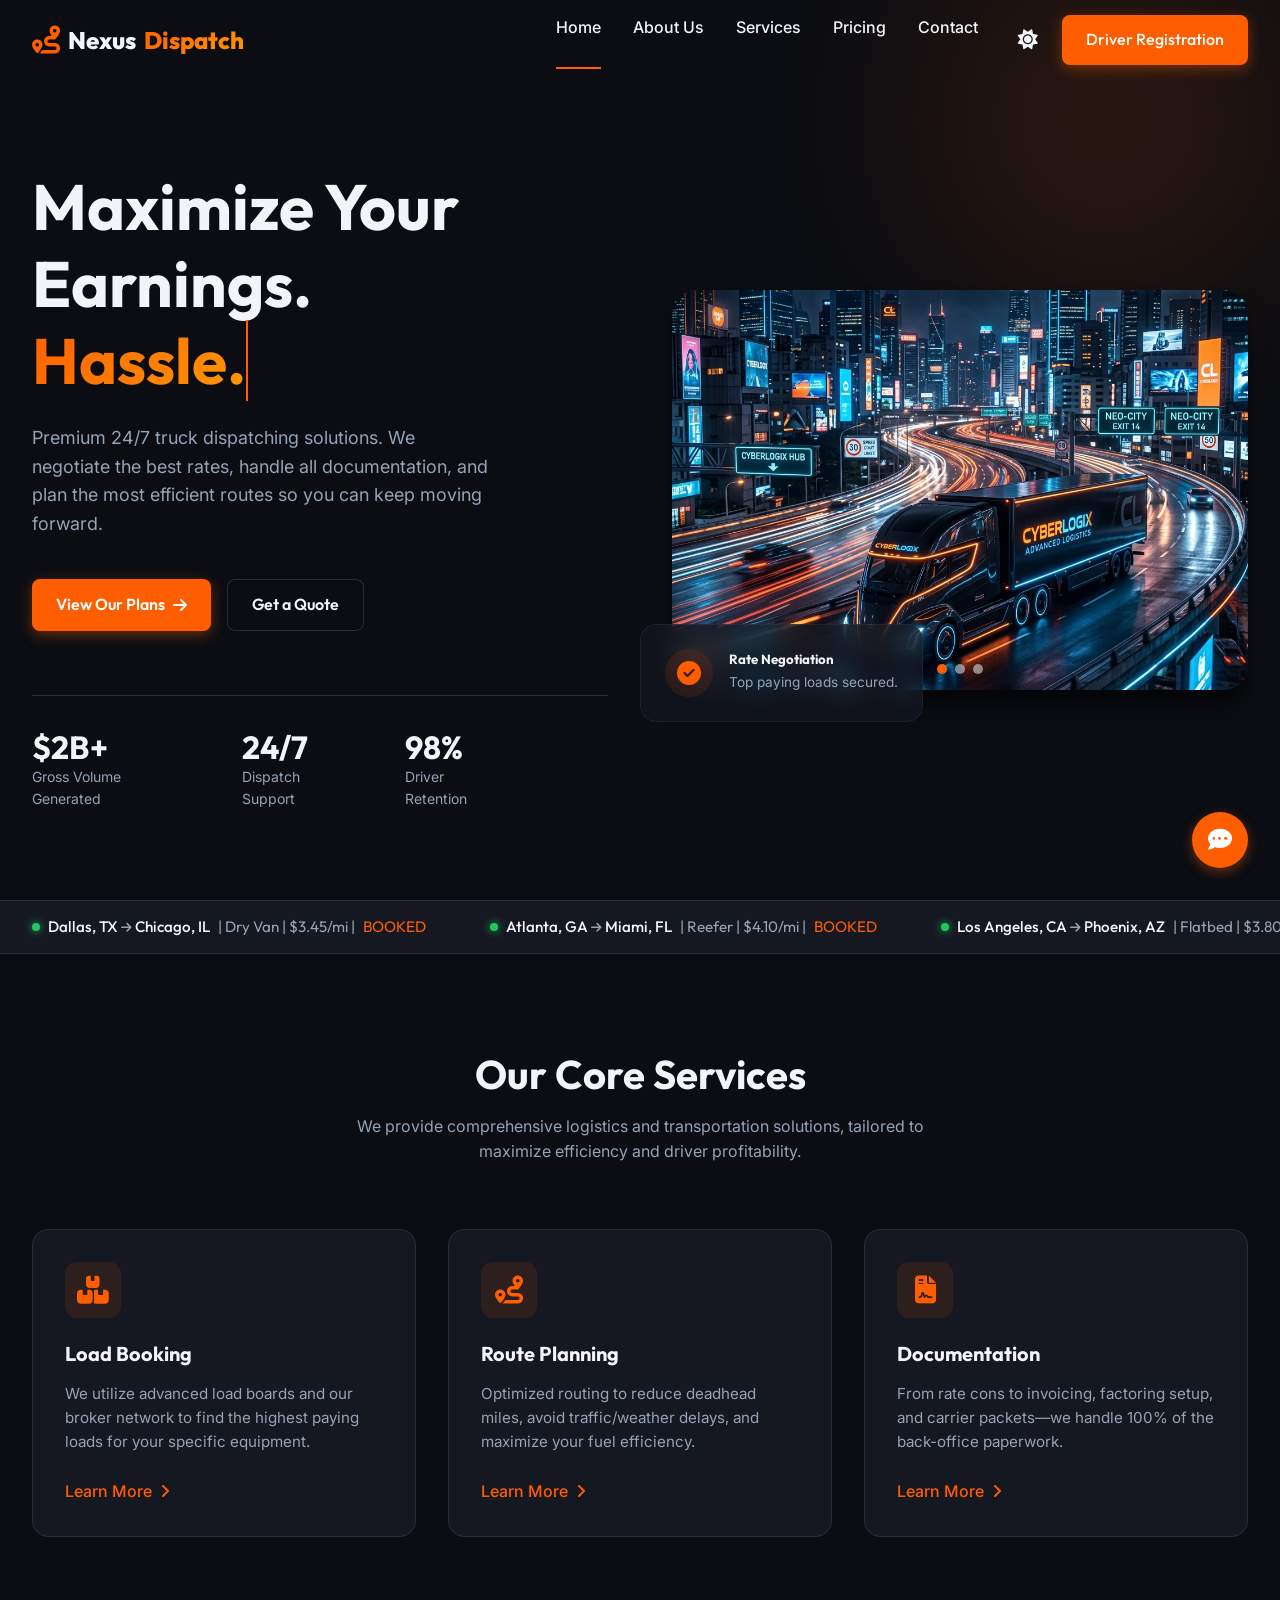
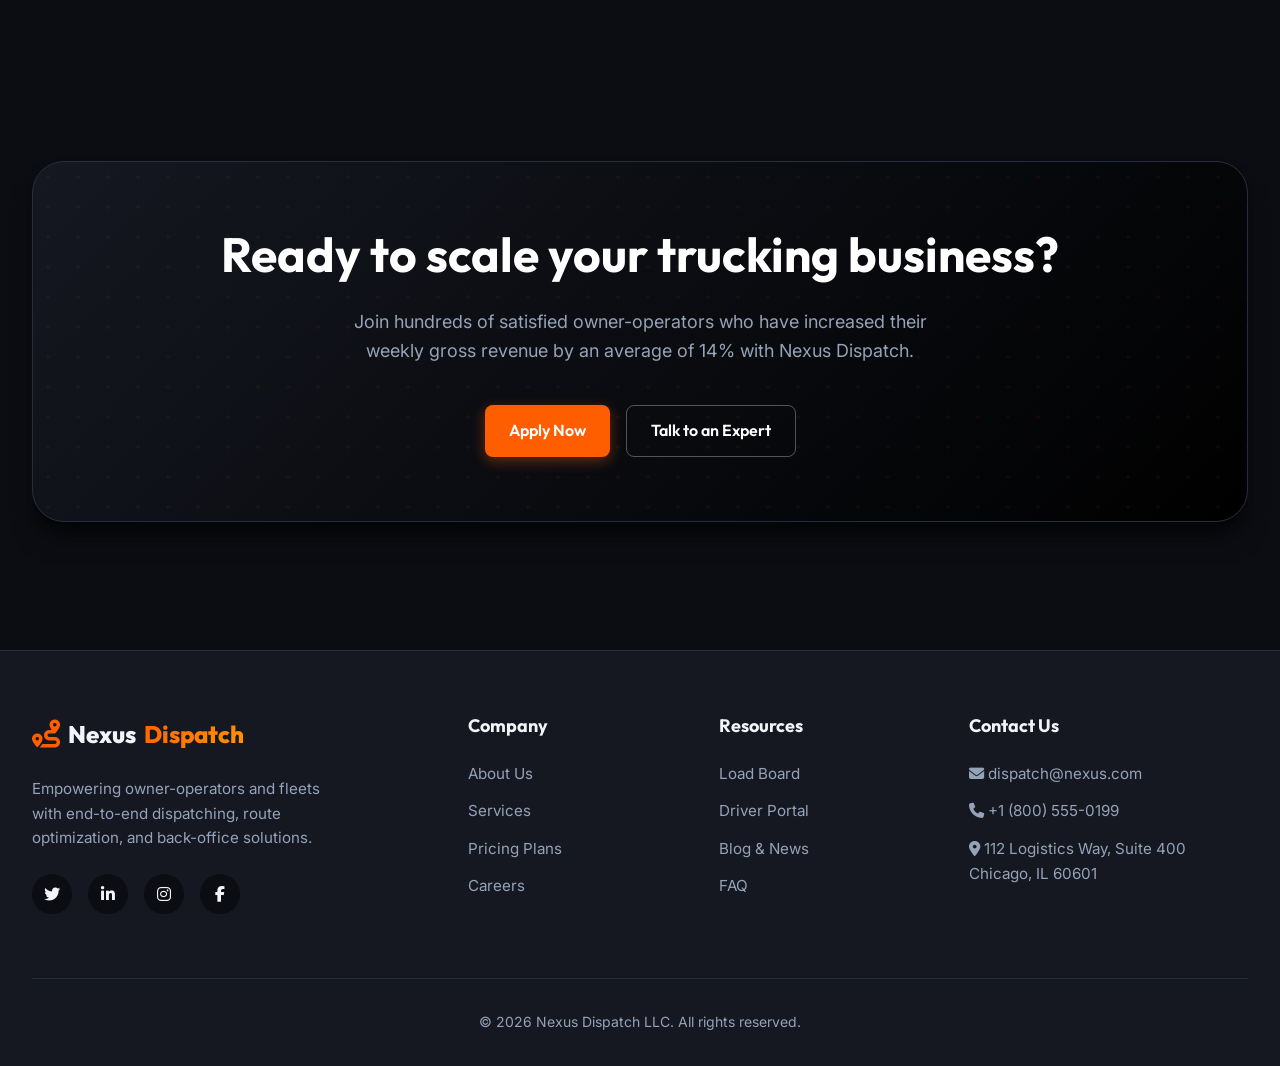
<file: index.html>
<!DOCTYPE html>
<html lang="en">
<head>
    <meta charset="UTF-8">
    <meta name="viewport" content="width=device-width, initial-scale=1.0">
    <title>Nexus Dispatch | Premium Trucking & Logistics</title>
    <meta name="description" content="24/7 dedicated truck dispatching services. We handle route planning, load booking, and documentation so you can focus on driving.">
    <!-- FontAwesome for Icons -->
    <link rel="stylesheet" href="https://cdnjs.cloudflare.com/ajax/libs/font-awesome/6.4.0/css/all.min.css">
    <!-- Main CSS -->
    <link rel="stylesheet" href="css/styles.css">
    <link rel="icon" href="data:image/svg+xml,<svg xmlns='http://www.w3.org/2000/svg' viewBox='0 0 100 100'><circle cx='50' cy='50' r='50' fill='%23ff5e00'/><text x='50' y='70' font-family='sans-serif' font-size='60' font-weight='bold' fill='%23ffffff' text-anchor='middle'>N</text></svg>">
</head>
<body>
    <!-- Preloader -->
    <div class="preloader" id="preloader">
        <div class="loader-content">
            <i class="fas fa-route loader-icon"></i>
            <h2 class="loader-text">Nexus<span class="text-gradient">Dispatch</span></h2>
            <div class="loader-bar"></div>
        </div>
    </div>

    <!-- Navbar -->
    <header class="header">
        <div class="container nav-container">
            <a href="index.html" class="logo">
                <i class="fas fa-route logo-icon"></i>
                Nexus<span class="text-gradient">Dispatch</span>
            </a>
            
            <nav class="nav-links" id="nav-links">
                <a href="index.html" class="active">Home</a>
                <a href="about.html">About Us</a>
                <a href="services.html">Services</a>
                <a href="pricing.html">Pricing</a>
                <a href="contact.html">Contact</a>
                <div class="nav-actions mobile-only-hidden">
                    <button class="theme-toggle" id="theme-toggle" aria-label="Toggle Theme">
                        <i class="fas fa-sun"></i>
                    </button>
                    <a href="register.html" class="btn btn-primary">Driver Registration</a>
                </div>
            </nav>

            <button class="mobile-menu-btn" id="mobile-menu-btn">
                <i class="fas fa-bars"></i>
            </button>
        </div>
    </header>

    <!-- Hero Section -->
    <section class="hero">
        <div class="hero-gradient"></div>
        <div class="container hero-grid">
            <div class="hero-content fade-up">
                <h1>Maximize Your Earnings. <br><span class="text-gradient type-effect"></span></h1>
                <p>Premium 24/7 truck dispatching solutions. We negotiate the best rates, handle all documentation, and plan the most efficient routes so you can keep moving forward.</p>
                <div style="display: flex; gap: 1rem; flex-wrap: wrap;">
                    <a href="pricing.html" class="btn btn-primary">View Our Plans <i class="fas fa-arrow-right"></i></a>
                    <a href="contact.html" class="btn btn-outline">Get a Quote</a>
                </div>

                <div class="hero-stats">
                    <div class="stat-item">
                        <h4>$2B+</h4>
                        <p>Gross Volume Generated</p>
                    </div>
                    <div class="stat-item">
                        <h4>24/7</h4>
                        <p>Dispatch Support</p>
                    </div>
                    <div class="stat-item">
                        <h4>98%</h4>
                        <p>Driver Retention</p>
                    </div>
                </div>
            </div>
            
            <div class="hero-image fade-up" style="transition-delay: 0.2s;">
                <div class="hero-img-inner carousel-container">
                    <img src="assets/hero_truck_neon.png" alt="Modern Truck on Highway" class="carousel-img active">
                    <img src="assets/about_warehouse.png" alt="Warehouse Facilities" class="carousel-img">
                    <img src="assets/service_load_booking.png" alt="Dispatch Operations" class="carousel-img">
                    <div class="carousel-indicators">
                        <span class="dot active"></span>
                        <span class="dot"></span>
                        <span class="dot"></span>
                    </div>
                </div>
                <div class="floating-card glass">
                    <div class="icon-box">
                        <i class="fas fa-check-circle"></i>
                    </div>
                    <div>
                        <h5 style="margin-bottom: 0.25rem;">Rate Negotiation</h5>
                        <p style="font-size: 0.85rem; color: var(--text-muted); margin: 0;">Top paying loads secured.</p>
                    </div>
                </div>
            </div>
        </div>
    </section>

    <!-- Live Loads Marquee -->
    <div class="marquee">
        <div class="marquee-content">
            <div class="marquee-item"><div class="status-dot"></div> <strong>Dallas, TX <i class="fas fa-arrow-right"></i> Chicago, IL</strong> | Dry Van | $3.45/mi | <span style="color:var(--primary-color);">BOOKED</span></div>
            <div class="marquee-item"><div class="status-dot"></div> <strong>Atlanta, GA <i class="fas fa-arrow-right"></i> Miami, FL</strong> | Reefer | $4.10/mi | <span style="color:var(--primary-color);">BOOKED</span></div>
            <div class="marquee-item"><div class="status-dot"></div> <strong>Los Angeles, CA <i class="fas fa-arrow-right"></i> Phoenix, AZ</strong> | Flatbed | $3.80/mi | <span style="color:var(--primary-color);">BOOKED</span></div>
            <div class="marquee-item"><div class="status-dot"></div> <strong>Houston, TX <i class="fas fa-arrow-right"></i> Denver, CO</strong> | Step Deck | $3.20/mi | <span style="color:var(--primary-color);">BOOKED</span></div>
            <div class="marquee-item"><div class="status-dot"></div> <strong>Seattle, WA <i class="fas fa-arrow-right"></i> Portland, OR</strong> | Dry Van | $4.50/mi | <span style="color:var(--primary-color);">BOOKED</span></div>
        </div>
        <!-- Duplicated content for seamless infinite loop -->
        <div class="marquee-content">
            <div class="marquee-item"><div class="status-dot"></div> <strong>Dallas, TX <i class="fas fa-arrow-right"></i> Chicago, IL</strong> | Dry Van | $3.45/mi | <span style="color:var(--primary-color);">BOOKED</span></div>
            <div class="marquee-item"><div class="status-dot"></div> <strong>Atlanta, GA <i class="fas fa-arrow-right"></i> Miami, FL</strong> | Reefer | $4.10/mi | <span style="color:var(--primary-color);">BOOKED</span></div>
            <div class="marquee-item"><div class="status-dot"></div> <strong>Los Angeles, CA <i class="fas fa-arrow-right"></i> Phoenix, AZ</strong> | Flatbed | $3.80/mi | <span style="color:var(--primary-color);">BOOKED</span></div>
            <div class="marquee-item"><div class="status-dot"></div> <strong>Houston, TX <i class="fas fa-arrow-right"></i> Denver, CO</strong> | Step Deck | $3.20/mi | <span style="color:var(--primary-color);">BOOKED</span></div>
            <div class="marquee-item"><div class="status-dot"></div> <strong>Seattle, WA <i class="fas fa-arrow-right"></i> Portland, OR</strong> | Dry Van | $4.50/mi | <span style="color:var(--primary-color);">BOOKED</span></div>
        </div>
    </div>

    <!-- Core Services -->
    <section class="section">
        <div class="container">
            <div class="section-header fade-up">
                <h2>Our Core Services</h2>
                <p>We provide comprehensive logistics and transportation solutions, tailored to maximize efficiency and driver profitability.</p>
            </div>
            
            <div class="services-grid">
                <div class="service-card fade-up">
                    <div class="service-icon"><i class="fas fa-boxes"></i></div>
                    <h3>Load Booking</h3>
                    <p>We utilize advanced load boards and our broker network to find the highest paying loads for your specific equipment.</p>
                    <a href="services.html" class="service-link">Learn More <i class="fas fa-angle-right"></i></a>
                </div>
                
                <div class="service-card fade-up" style="transition-delay: 0.1s;">
                    <div class="service-icon"><i class="fas fa-route"></i></div>
                    <h3>Route Planning</h3>
                    <p>Optimized routing to reduce deadhead miles, avoid traffic/weather delays, and maximize your fuel efficiency.</p>
                    <a href="services.html" class="service-link">Learn More <i class="fas fa-angle-right"></i></a>
                </div>
                
                <div class="service-card fade-up" style="transition-delay: 0.2s;">
                    <div class="service-icon"><i class="fas fa-file-contract"></i></div>
                    <h3>Documentation</h3>
                    <p>From rate cons to invoicing, factoring setup, and carrier packets—we handle 100% of the back-office paperwork.</p>
                    <a href="services.html" class="service-link">Learn More <i class="fas fa-angle-right"></i></a>
                </div>
            </div>
        </div>
    </section>

    <!-- Why Choose Us / CTA -->
    <section class="cta-section fade-up">
        <div class="container">
            <div class="cta-box">
                <div class="cta-pattern"></div>
                <h2>Ready to scale your trucking business?</h2>
                <p>Join hundreds of satisfied owner-operators who have increased their weekly gross revenue by an average of 14% with Nexus Dispatch.</p>
                <div style="display: flex; gap: 1rem; justify-content: center;">
                    <a href="register.html" class="btn btn-primary" style="position: relative; z-index: 5;">Apply Now</a>
                    <a href="contact.html" class="btn btn-outline" style="position: relative; z-index: 5; color: #fff; border-color: rgba(255,255,255,0.3);">Talk to an Expert</a>
                </div>
            </div>
        </div>
    </section>

    <!-- Footer -->
    <footer class="footer">
        <div class="container">
            <div class="footer-grid">
                <div class="footer-about">
                    <a href="index.html" class="logo">
                        <i class="fas fa-route logo-icon"></i>
                        Nexus<span class="text-gradient">Dispatch</span>
                    </a>
                    <p>Empowering owner-operators and fleets with end-to-end dispatching, route optimization, and back-office solutions.</p>
                    <div class="footer-socials">
                        <a href="#"><i class="fab fa-twitter"></i></a>
                        <a href="#"><i class="fab fa-linkedin-in"></i></a>
                        <a href="#"><i class="fab fa-instagram"></i></a>
                        <a href="#"><i class="fab fa-facebook-f"></i></a>
                    </div>
                </div>
                
                <div class="footer-links">
                    <h4>Company</h4>
                    <ul>
                        <li><a href="about.html">About Us</a></li>
                        <li><a href="services.html">Services</a></li>
                        <li><a href="pricing.html">Pricing Plans</a></li>
                        <li><a href="#">Careers</a></li>
                    </ul>
                </div>
                
                <div class="footer-links">
                    <h4>Resources</h4>
                    <ul>
                        <li><a href="#">Load Board</a></li>
                        <li><a href="#">Driver Portal</a></li>
                        <li><a href="#">Blog & News</a></li>
                        <li><a href="#">FAQ</a></li>
                    </ul>
                </div>
                
                <div class="footer-links">
                    <h4>Contact Us</h4>
                    <ul>
                        <li><a href="mailto:dispatch@nexus.com"><i class="fas fa-envelope"></i> dispatch@nexus.com</a></li>
                        <li><a href="tel:+18005550199"><i class="fas fa-phone"></i> +1 (800) 555-0199</a></li>
                        <li><a href="#"><i class="fas fa-map-marker-alt"></i> 112 Logistics Way, Suite 400<br>Chicago, IL 60601</a></li>
                    </ul>
                </div>
            </div>
            
            <div class="footer-bottom">
                <p>&copy; 2026 Nexus Dispatch LLC. All rights reserved.</p>
            </div>
        </div>
    </footer>

    <script src="js/script.js"></script>
</body>
</html>
</file>
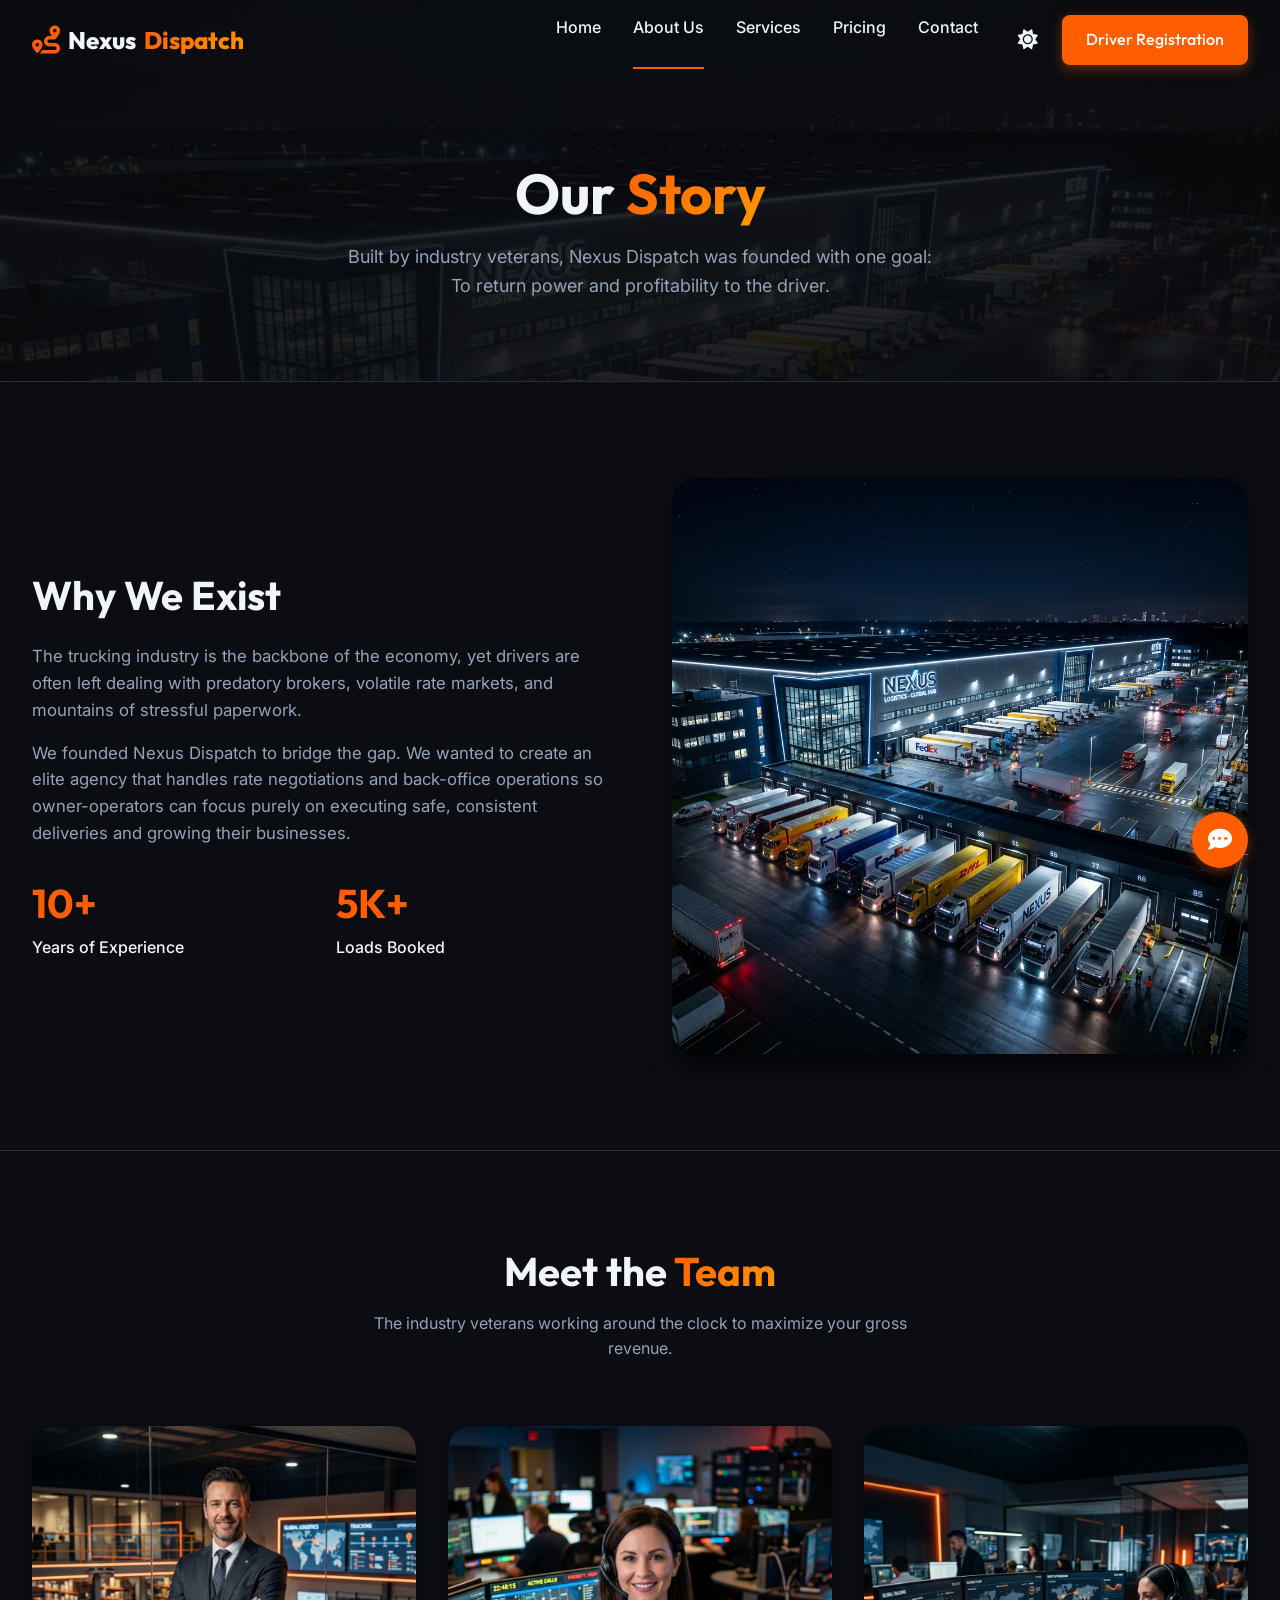
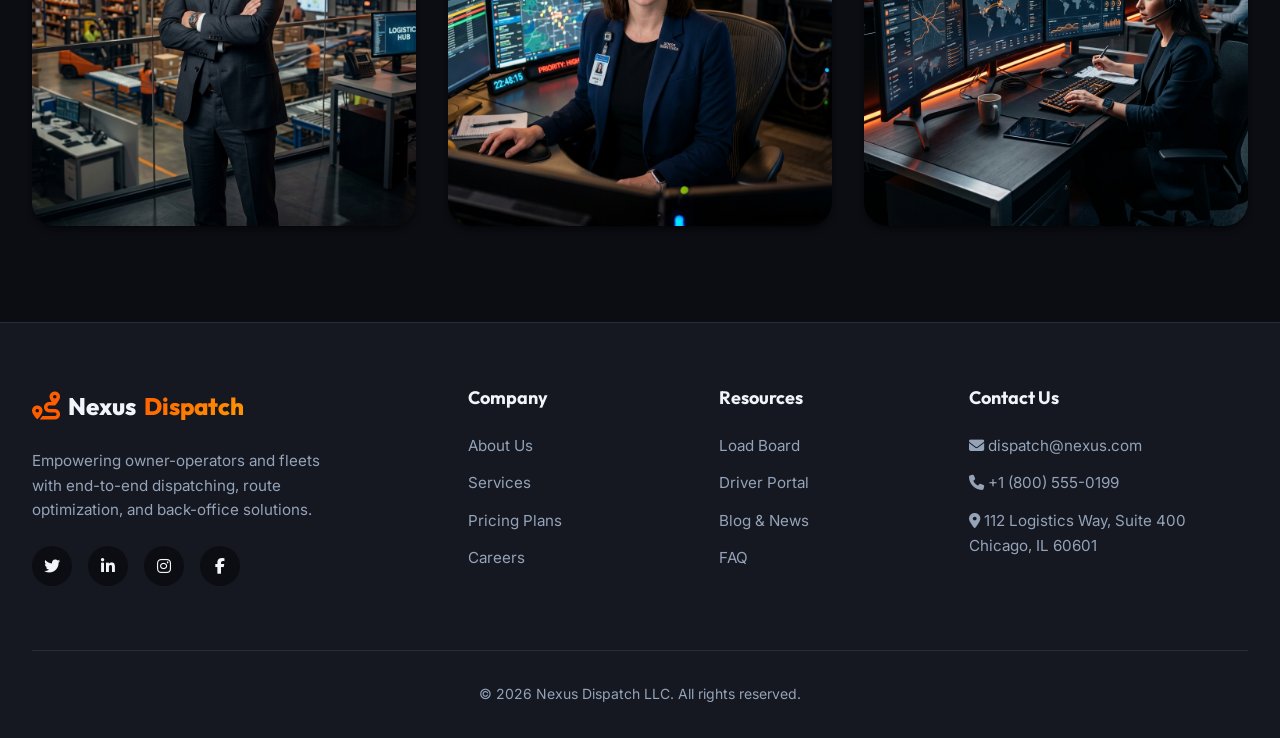
<file: about.html>
<!DOCTYPE html>
<html lang="en">
<head>
    <meta charset="UTF-8">
    <meta name="viewport" content="width=device-width, initial-scale=1.0">
    <title>About Us | Nexus Dispatch</title>
    <meta name="description" content="Learn more about Nexus Dispatch and our mission to help owner-operators maximize trucking revenue.">
    <link rel="stylesheet" href="https://cdnjs.cloudflare.com/ajax/libs/font-awesome/6.4.0/css/all.min.css">
    <link rel="stylesheet" href="css/styles.css">
    <link rel="icon" href="data:image/svg+xml,<svg xmlns='http://www.w3.org/2000/svg' viewBox='0 0 100 100'><circle cx='50' cy='50' r='50' fill='%23ff5e00'/><text x='50' y='70' font-family='sans-serif' font-size='60' font-weight='bold' fill='%23ffffff' text-anchor='middle'>N</text></svg>">
</head>
<body>
    <!-- Navbar -->
    <header class="header">
        <div class="container nav-container">
            <a href="index.html" class="logo">
                <i class="fas fa-route logo-icon"></i>
                Nexus<span class="text-gradient">Dispatch</span>
            </a>
            
            <nav class="nav-links" id="nav-links">
                <a href="index.html">Home</a>
                <a href="about.html" class="active">About Us</a>
                <a href="services.html">Services</a>
                <a href="pricing.html">Pricing</a>
                <a href="contact.html">Contact</a>
                <div class="nav-actions mobile-only-hidden">
                    <button class="theme-toggle" id="theme-toggle" aria-label="Toggle Theme">
                        <i class="fas fa-sun"></i>
                    </button>
                    <a href="register.html" class="btn btn-primary">Driver Registration</a>
                </div>
            </nav>

            <button class="mobile-menu-btn" id="mobile-menu-btn">
                <i class="fas fa-bars"></i>
            </button>
        </div>
    </header>

    <!-- Page Header -->
    <section class="page-header bg-about">
        <div class="container fade-up">
            <h1 class="page-title">Our <span class="text-gradient">Story</span></h1>
            <p class="page-desc">Built by industry veterans, Nexus Dispatch was founded with one goal: To return power and profitability to the driver.</p>
        </div>
    </section>

    <!-- About Section -->
    <section class="section">
        <div class="container">
            <div class="hero-grid" style="align-items: center;">
                <div class="fade-up">
                    <h2 style="font-size: 2.5rem; margin-bottom: 1.5rem;">Why We Exist</h2>
                    <p style="color: var(--text-muted); margin-bottom: 1rem; font-size: 1.05rem;">
                        The trucking industry is the backbone of the economy, yet drivers are often left dealing with predatory brokers, volatile rate markets, and mountains of stressful paperwork. 
                    </p>
                    <p style="color: var(--text-muted); margin-bottom: 2rem; font-size: 1.05rem;">
                        We founded Nexus Dispatch to bridge the gap. We wanted to create an elite agency that handles rate negotiations and back-office operations so owner-operators can focus purely on executing safe, consistent deliveries and growing their businesses.
                    </p>
                    
                    <div style="display: grid; grid-template-columns: 1fr 1fr; gap: 2rem;">
                        <div>
                            <h3 style="color: var(--primary-color); font-size: 2.5rem; margin-bottom: 0.5rem; font-family: 'Outfit';">10+</h3>
                            <p style="font-weight: 500;">Years of Experience</p>
                        </div>
                        <div>
                            <h3 style="color: var(--primary-color); font-size: 2.5rem; margin-bottom: 0.5rem; font-family: 'Outfit';">5K+</h3>
                            <p style="font-weight: 500;">Loads Booked</p>
                        </div>
                    </div>
                </div>
                <div class="fade-up" style="transition-delay: 0.2s;">
                    <img src="assets/about_warehouse.png" alt="Warehouse and Logistics" style="border-radius: 1.5rem; box-shadow: var(--shadow-lg);">
                </div>
            </div>
        </div>
    </section>

    <!-- Team Section -->
    <section class="section" style="background-color: var(--bg-color); border-top: 1px solid var(--border-color);">
        <div class="container">
            <div class="section-header fade-up">
                <h2>Meet the <span class="text-gradient">Team</span></h2>
                <p>The industry veterans working around the clock to maximize your gross revenue.</p>
            </div>
            
            <div class="team-grid fade-up">
                
                <!-- Team Member 1 -->
                <div class="team-card">
                    <img src="assets/team_member_1.png" alt="Director of Logistics" class="team-img">
                    <div class="team-overlay">
                        <div class="team-info">
                            <h3 style="font-size: 1.5rem; color: #fff; margin-bottom: 0.25rem;">Marcus Vance</h3>
                            <p style="color: var(--primary-color); font-weight: 500; font-size: 0.95rem; margin-bottom: 1rem;">Director of Logistics</p>
                            <p style="color: #cbd5e1; font-size: 0.85rem; margin-bottom: 1.5rem; line-height: 1.4;">Former fleet owner with 15 years experience in negotiating specialized freight.</p>
                            <div class="team-socials">
                                <a href="#"><i class="fab fa-linkedin-in"></i></a>
                                <a href="mailto:#"><i class="fas fa-envelope"></i></a>
                            </div>
                        </div>
                    </div>
                </div>

                <!-- Team Member 2 -->
                <div class="team-card" style="transition-delay: 0.1s;">
                    <img src="assets/team_member_2.png" alt="Senior Dispatcher" class="team-img">
                    <div class="team-overlay">
                        <div class="team-info">
                            <h3 style="font-size: 1.5rem; color: #fff; margin-bottom: 0.25rem;">Elena Rostova</h3>
                            <p style="color: var(--primary-color); font-weight: 500; font-size: 0.95rem; margin-bottom: 1rem;">Senior Lead Dispatcher</p>
                            <p style="color: #cbd5e1; font-size: 0.85rem; margin-bottom: 1.5rem; line-height: 1.4;">Expert in lane optimization and emergency OTR driver support.</p>
                            <div class="team-socials">
                                <a href="#"><i class="fab fa-linkedin-in"></i></a>
                                <a href="mailto:#"><i class="fas fa-envelope"></i></a>
                            </div>
                        </div>
                    </div>
                </div>

                <!-- Team Member 3 -->
                <div class="team-card" style="transition-delay: 0.2s;">
                    <img src="assets/service_load_booking.png" alt="Operations Manager" class="team-img">
                    <div class="team-overlay">
                        <div class="team-info">
                            <h3 style="font-size: 1.5rem; color: #fff; margin-bottom: 0.25rem;">David Chen</h3>
                            <p style="color: var(--primary-color); font-weight: 500; font-size: 0.95rem; margin-bottom: 1rem;">Operations Manager</p>
                            <p style="color: #cbd5e1; font-size: 0.85rem; margin-bottom: 1.5rem; line-height: 1.4;">Master of back-office efficiency, ensuring our drivers get paid on time.</p>
                            <div class="team-socials">
                                <a href="#"><i class="fab fa-linkedin-in"></i></a>
                                <a href="mailto:#"><i class="fas fa-envelope"></i></a>
                            </div>
                        </div>
                    </div>
                </div>

            </div>
        </div>
    </section>

    <!-- Footer -->
    <footer class="footer">
        <div class="container">
            <div class="footer-grid">
                <div class="footer-about">
                    <a href="index.html" class="logo">
                        <i class="fas fa-route logo-icon"></i>
                        Nexus<span class="text-gradient">Dispatch</span>
                    </a>
                    <p>Empowering owner-operators and fleets with end-to-end dispatching, route optimization, and back-office solutions.</p>
                    <div class="footer-socials">
                        <a href="#"><i class="fab fa-twitter"></i></a>
                        <a href="#"><i class="fab fa-linkedin-in"></i></a>
                        <a href="#"><i class="fab fa-instagram"></i></a>
                        <a href="#"><i class="fab fa-facebook-f"></i></a>
                    </div>
                </div>
                
                <div class="footer-links">
                    <h4>Company</h4>
                    <ul>
                        <li><a href="about.html">About Us</a></li>
                        <li><a href="services.html">Services</a></li>
                        <li><a href="pricing.html">Pricing Plans</a></li>
                        <li><a href="#">Careers</a></li>
                    </ul>
                </div>
                
                <div class="footer-links">
                    <h4>Resources</h4>
                    <ul>
                        <li><a href="#">Load Board</a></li>
                        <li><a href="#">Driver Portal</a></li>
                        <li><a href="#">Blog & News</a></li>
                        <li><a href="#">FAQ</a></li>
                    </ul>
                </div>
                
                <div class="footer-links">
                    <h4>Contact Us</h4>
                    <ul>
                        <li><a href="mailto:dispatch@nexus.com"><i class="fas fa-envelope"></i> dispatch@nexus.com</a></li>
                        <li><a href="tel:+18005550199"><i class="fas fa-phone"></i> +1 (800) 555-0199</a></li>
                        <li><a href="#"><i class="fas fa-map-marker-alt"></i> 112 Logistics Way, Suite 400<br>Chicago, IL 60601</a></li>
                    </ul>
                </div>
            </div>
            
            <div class="footer-bottom">
                <p>&copy; 2026 Nexus Dispatch LLC. All rights reserved.</p>
            </div>
        </div>
    </footer>

    <script src="js/script.js"></script>
</body>
</html>
</file>
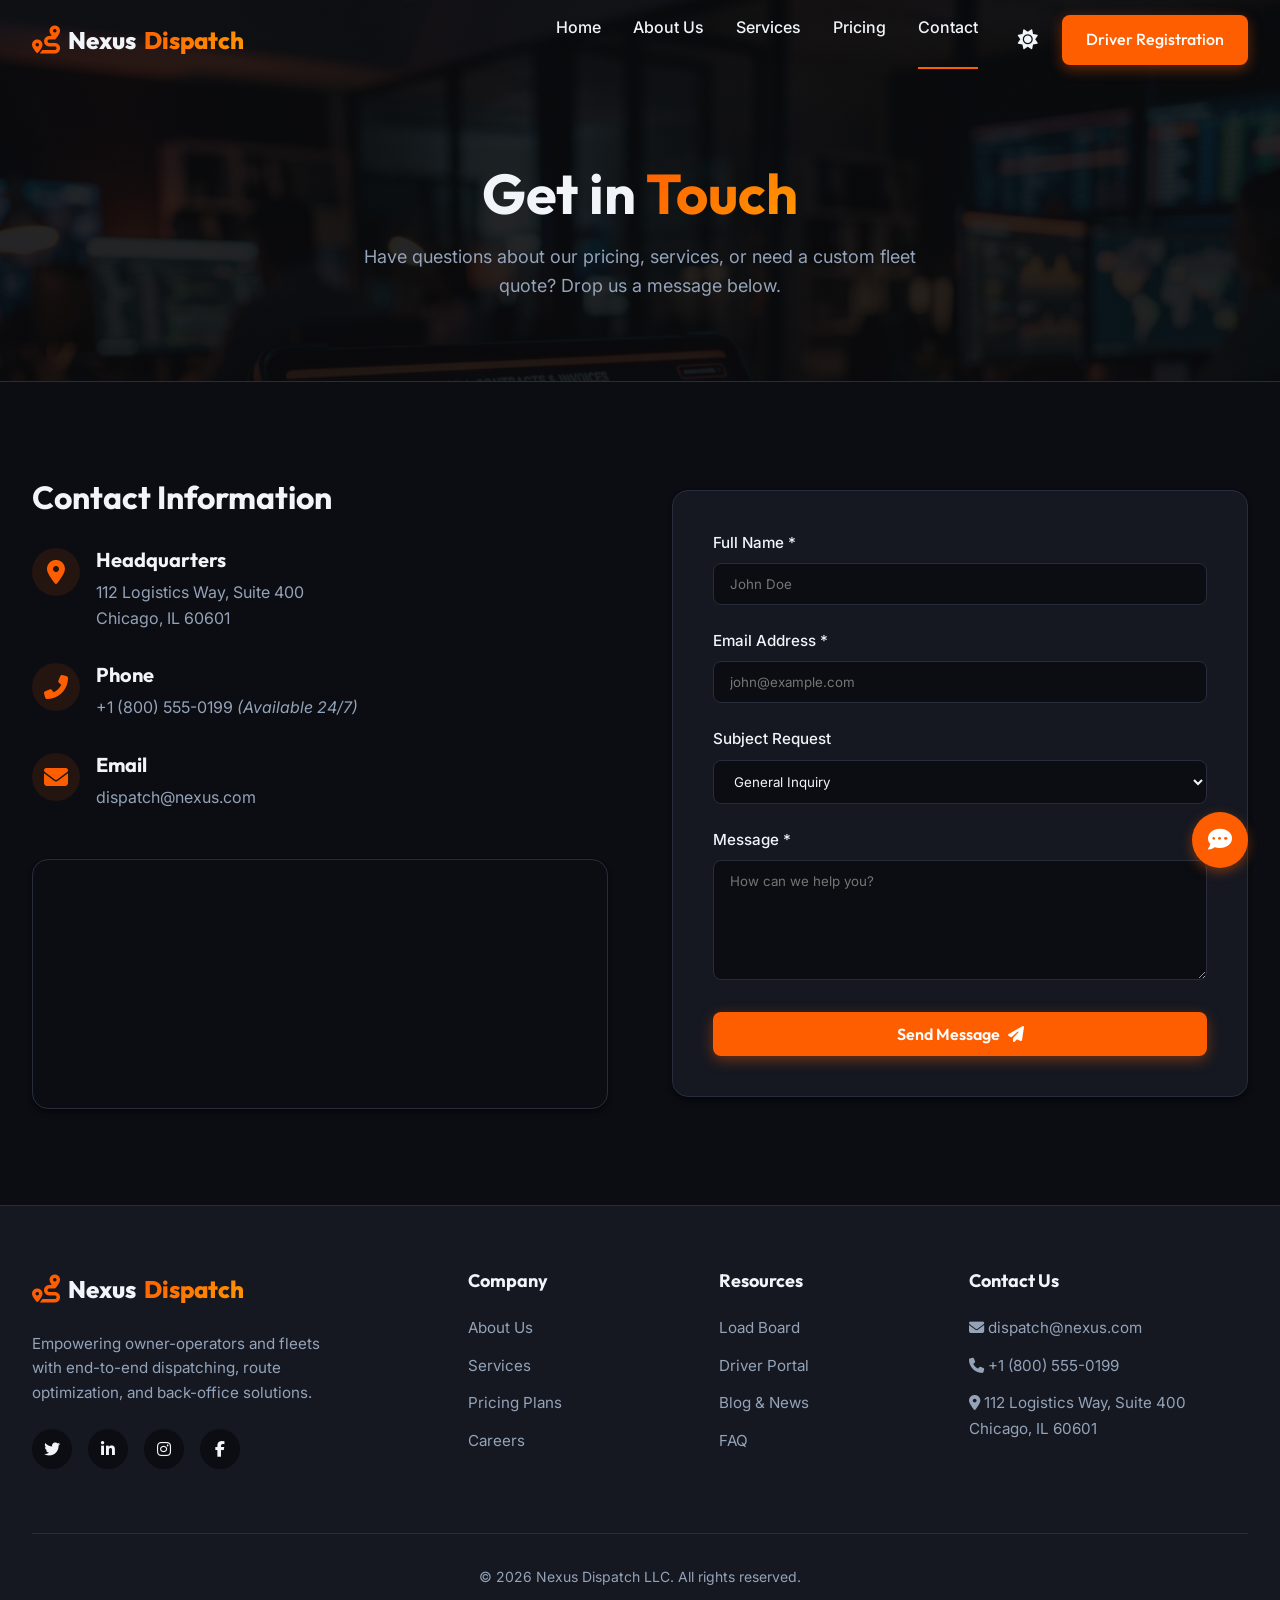
<file: contact.html>
<!DOCTYPE html>
<html lang="en">
<head>
    <meta charset="UTF-8">
    <meta name="viewport" content="width=device-width, initial-scale=1.0">
    <title>Contact Us | Nexus Dispatch</title>
    <meta name="description" content="Contact Nexus Dispatch for trucking support, quotes, or business inquiries.">
    <link rel="stylesheet" href="https://cdnjs.cloudflare.com/ajax/libs/font-awesome/6.4.0/css/all.min.css">
    <link rel="stylesheet" href="css/styles.css">
    <link rel="icon" href="data:image/svg+xml,<svg xmlns='http://www.w3.org/2000/svg' viewBox='0 0 100 100'><circle cx='50' cy='50' r='50' fill='%23ff5e00'/><text x='50' y='70' font-family='sans-serif' font-size='60' font-weight='bold' fill='%23ffffff' text-anchor='middle'>N</text></svg>">
</head>
<body>
    <!-- Navbar -->
    <header class="header">
        <div class="container nav-container">
            <a href="index.html" class="logo">
                <i class="fas fa-route logo-icon"></i>
                Nexus<span class="text-gradient">Dispatch</span>
            </a>
            
            <nav class="nav-links" id="nav-links">
                <a href="index.html">Home</a>
                <a href="about.html">About Us</a>
                <a href="services.html">Services</a>
                <a href="pricing.html">Pricing</a>
                <a href="contact.html" class="active">Contact</a>
                <div class="nav-actions mobile-only-hidden">
                    <button class="theme-toggle" id="theme-toggle" aria-label="Toggle Theme">
                        <i class="fas fa-sun"></i>
                    </button>
                    <a href="register.html" class="btn btn-primary">Driver Registration</a>
                </div>
            </nav>

            <button class="mobile-menu-btn" id="mobile-menu-btn">
                <i class="fas fa-bars"></i>
            </button>
        </div>
    </header>

    <!-- Page Header -->
    <section class="page-header bg-contact">
        <div class="container fade-up">
            <h1 class="page-title">Get in <span class="text-gradient">Touch</span></h1>
            <p class="page-desc">Have questions about our pricing, services, or need a custom fleet quote? Drop us a message below.</p>
        </div>
    </section>

    <!-- Form Section -->
    <section class="section">
        <div class="container hero-grid">
            
            <div class="fade-up">
                <h2 style="font-size: 2rem; margin-bottom: 2rem;">Contact Information</h2>
                <div class="feature-item" style="margin-bottom: 2rem;">
                    <div class="icon-box" style="margin-top: 0;"><i class="fas fa-map-marker-alt"></i></div>
                    <div>
                        <h4 style="font-size: 1.25rem;">Headquarters</h4>
                        <p style="color: var(--text-muted); margin-top: 0.5rem;">112 Logistics Way, Suite 400<br>Chicago, IL 60601</p>
                    </div>
                </div>
                <div class="feature-item" style="margin-bottom: 2rem;">
                    <div class="icon-box" style="margin-top: 0;"><i class="fas fa-phone-alt"></i></div>
                    <div>
                        <h4 style="font-size: 1.25rem;">Phone</h4>
                        <p style="color: var(--text-muted); margin-top: 0.5rem;">+1 (800) 555-0199 <em>(Available 24/7)</em></p>
                    </div>
                </div>
                <div class="feature-item" style="margin-bottom: 2rem;">
                    <div class="icon-box" style="margin-top: 0;"><i class="fas fa-envelope"></i></div>
                    <div>
                        <h4 style="font-size: 1.25rem;">Email</h4>
                        <p style="color: var(--text-muted); margin-top: 0.5rem;">dispatch@nexus.com</p>
                    </div>
                </div>
                
                <!-- Dark Themed Map -->
                <div style="margin-top: 3rem; border-radius: 1rem; overflow: hidden; box-shadow: var(--shadow-md); border: 1px solid var(--border-color); height: 250px;">
                    <iframe src="https://www.google.com/maps/embed?pb=!1m18!1m12!1m3!1d2970.528343750597!2d-87.6243!3d41.8818!2m3!1f0!2f0!3f0!3m2!1i1024!2i768!4f13.1!3m3!1m2!1s0x880e2ca3324fc69b%3A0xc39f80a4f323c8e3!2sChicago%2C%20IL!5e0!3m2!1sen!2sus!4v1680000000000!5m2!1sen!2sus" width="100%" height="100%" style="border:0; filter: invert(90%) hue-rotate(180deg) brightness(85%) contrast(110%);" allowfullscreen="" loading="lazy" referrerpolicy="no-referrer-when-downgrade"></iframe>
                </div>
            </div>

            <div class="form-card fade-up" style="transition-delay: 0.2s;">
                <form id="contact-form">
                    <div class="form-group">
                        <label class="form-label" for="contactName">Full Name *</label>
                        <input type="text" id="contactName" class="form-control" required placeholder="John Doe">
                    </div>
                    <div class="form-group">
                        <label class="form-label" for="contactEmail">Email Address *</label>
                        <input type="email" id="contactEmail" class="form-control" required placeholder="john@example.com">
                    </div>
                    <div class="form-group">
                        <label class="form-label" for="contactSubject">Subject Request</label>
                        <select id="contactSubject" class="form-control" style="appearance: auto;">
                            <option value="general">General Inquiry</option>
                            <option value="quote">Get a Quote</option>
                            <option value="fleet">Fleet Setup</option>
                            <option value="support">Driver Support</option>
                        </select>
                    </div>
                    <div class="form-group">
                        <label class="form-label" for="contactMessage">Message *</label>
                        <textarea id="contactMessage" class="form-control" required placeholder="How can we help you?"></textarea>
                    </div>
                    <button type="submit" class="btn btn-primary" style="width: 100%;">
                        Send Message <i class="fas fa-paper-plane"></i>
                    </button>
                </form>
            </div>
            
        </div>
    </section>

    <!-- Footer -->
    <footer class="footer">
        <div class="container">
            <div class="footer-grid">
                <div class="footer-about">
                    <a href="index.html" class="logo">
                        <i class="fas fa-route logo-icon"></i>
                        Nexus<span class="text-gradient">Dispatch</span>
                    </a>
                    <p>Empowering owner-operators and fleets with end-to-end dispatching, route optimization, and back-office solutions.</p>
                    <div class="footer-socials">
                        <a href="#"><i class="fab fa-twitter"></i></a>
                        <a href="#"><i class="fab fa-linkedin-in"></i></a>
                        <a href="#"><i class="fab fa-instagram"></i></a>
                        <a href="#"><i class="fab fa-facebook-f"></i></a>
                    </div>
                </div>
                
                <div class="footer-links">
                    <h4>Company</h4>
                    <ul>
                        <li><a href="about.html">About Us</a></li>
                        <li><a href="services.html">Services</a></li>
                        <li><a href="pricing.html">Pricing Plans</a></li>
                        <li><a href="#">Careers</a></li>
                    </ul>
                </div>
                
                <div class="footer-links">
                    <h4>Resources</h4>
                    <ul>
                        <li><a href="#">Load Board</a></li>
                        <li><a href="#">Driver Portal</a></li>
                        <li><a href="#">Blog & News</a></li>
                        <li><a href="#">FAQ</a></li>
                    </ul>
                </div>
                
                <div class="footer-links">
                    <h4>Contact Us</h4>
                    <ul>
                        <li><a href="mailto:dispatch@nexus.com"><i class="fas fa-envelope"></i> dispatch@nexus.com</a></li>
                        <li><a href="tel:+18005550199"><i class="fas fa-phone"></i> +1 (800) 555-0199</a></li>
                        <li><a href="#"><i class="fas fa-map-marker-alt"></i> 112 Logistics Way, Suite 400<br>Chicago, IL 60601</a></li>
                    </ul>
                </div>
            </div>
            
            <div class="footer-bottom">
                <p>&copy; 2026 Nexus Dispatch LLC. All rights reserved.</p>
            </div>
        </div>
    </footer>

    <script src="js/script.js"></script>
</body>
</html>
</file>
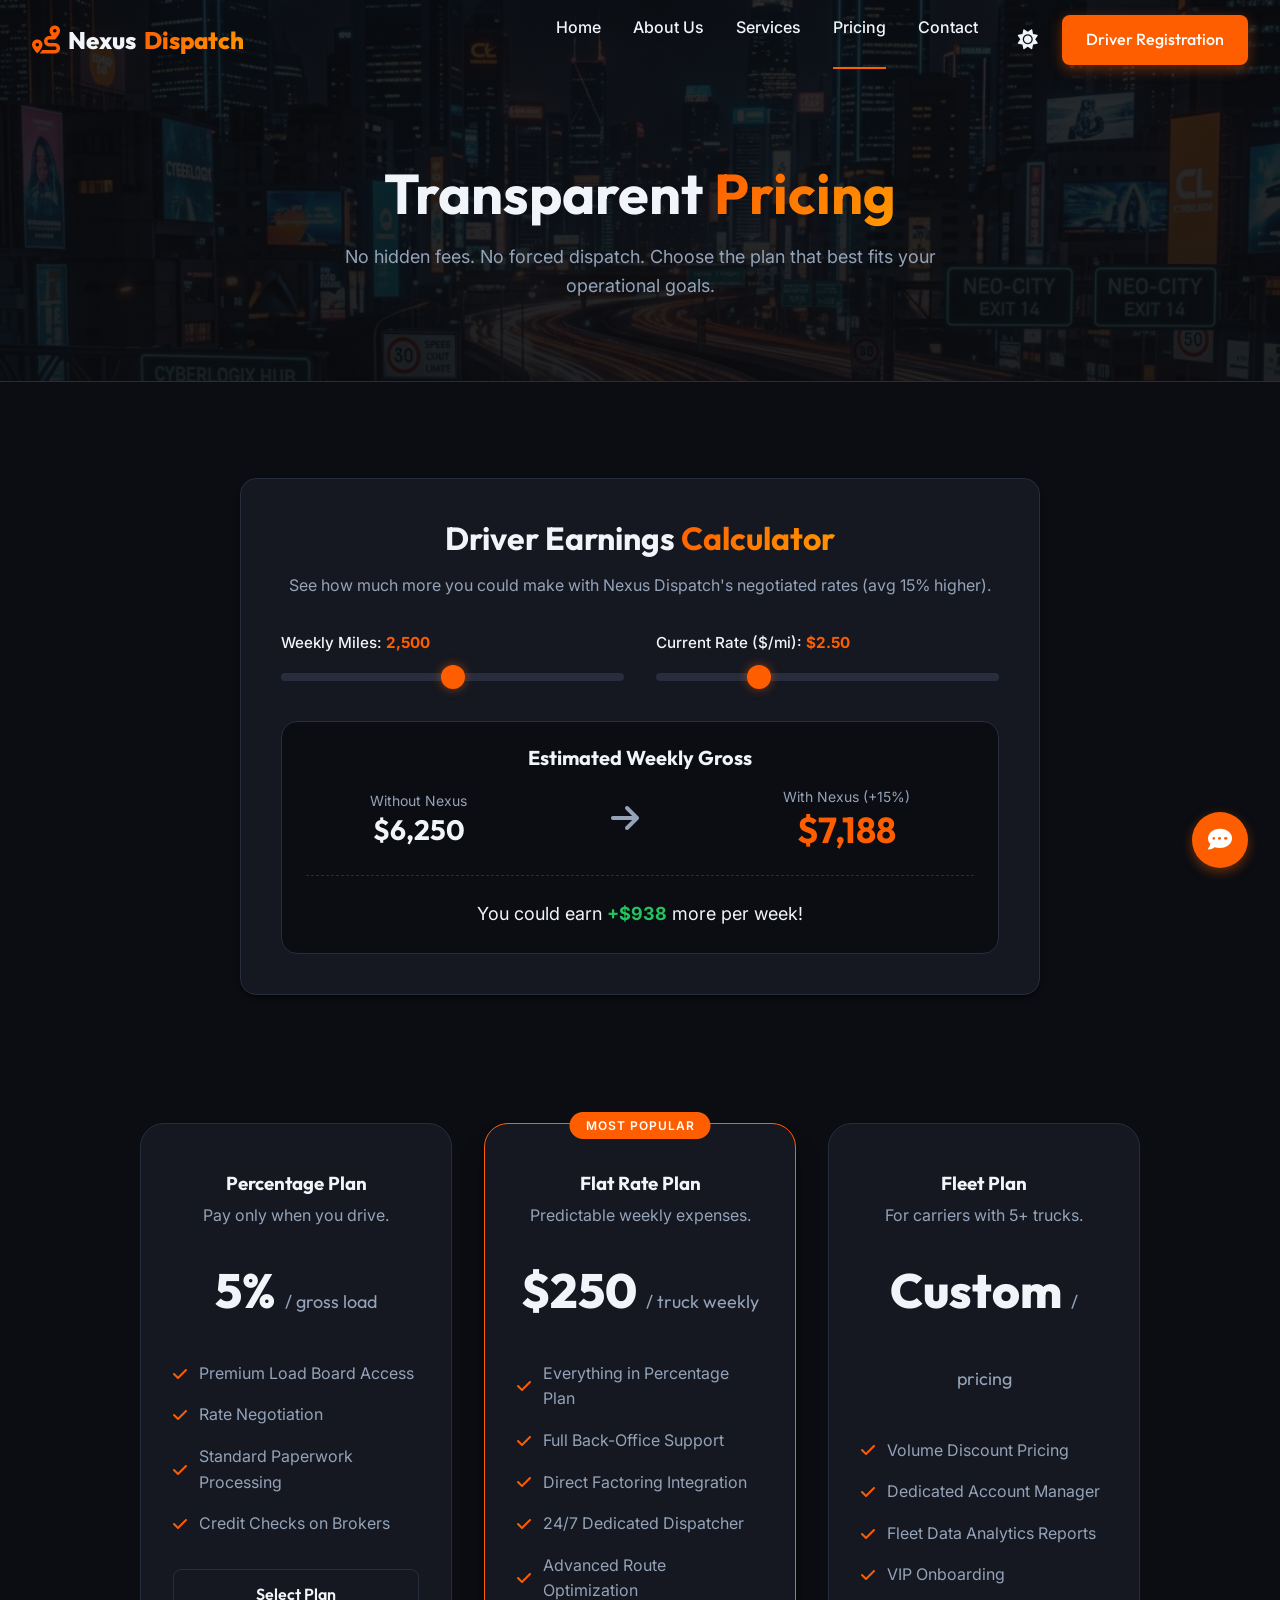
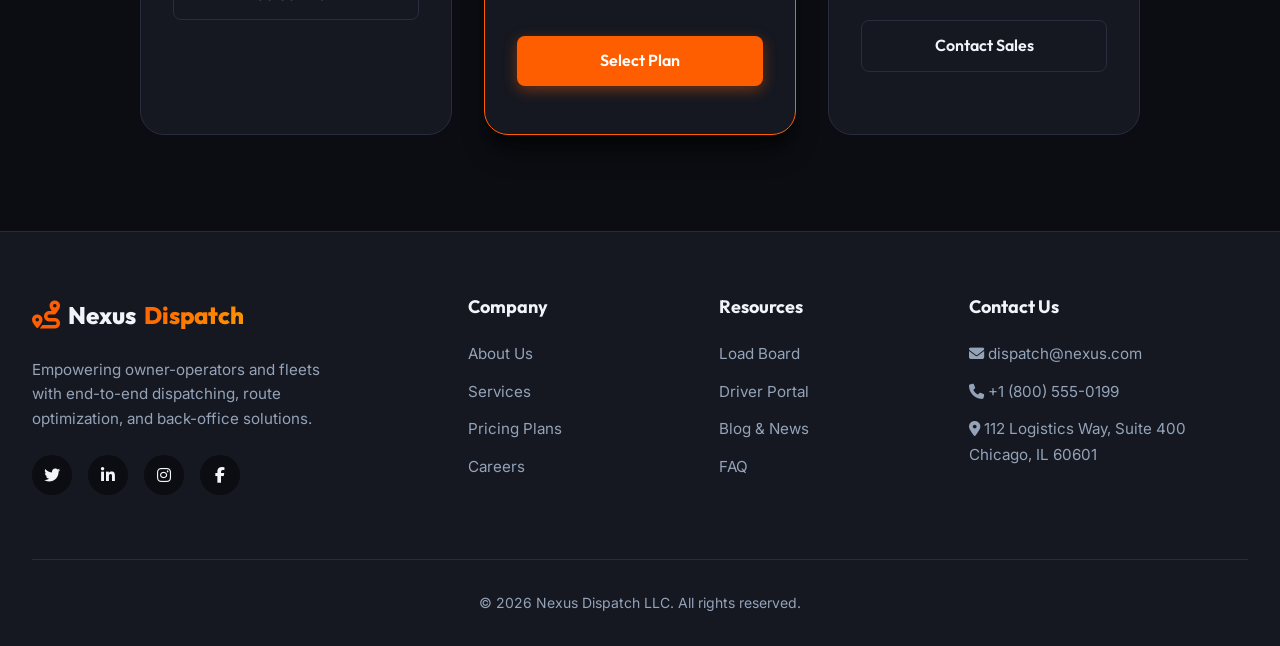
<file: pricing.html>
<!DOCTYPE html>
<html lang="en">
<head>
    <meta charset="UTF-8">
    <meta name="viewport" content="width=device-width, initial-scale=1.0">
    <title>Pricing Plans | Nexus Dispatch</title>
    <meta name="description" content="View transparent pricing plans for truck dispatching. We offer flat weekly rates or percentage-based fees to suit your business.">
    <link rel="stylesheet" href="https://cdnjs.cloudflare.com/ajax/libs/font-awesome/6.4.0/css/all.min.css">
    <link rel="stylesheet" href="css/styles.css">
    <link rel="icon" href="data:image/svg+xml,<svg xmlns='http://www.w3.org/2000/svg' viewBox='0 0 100 100'><circle cx='50' cy='50' r='50' fill='%23ff5e00'/><text x='50' y='70' font-family='sans-serif' font-size='60' font-weight='bold' fill='%23ffffff' text-anchor='middle'>N</text></svg>">
</head>
<body>
    <!-- Navbar -->
    <header class="header">
        <div class="container nav-container">
            <a href="index.html" class="logo">
                <i class="fas fa-route logo-icon"></i>
                Nexus<span class="text-gradient">Dispatch</span>
            </a>
            
            <nav class="nav-links" id="nav-links">
                <a href="index.html">Home</a>
                <a href="about.html">About Us</a>
                <a href="services.html">Services</a>
                <a href="pricing.html" class="active">Pricing</a>
                <a href="contact.html">Contact</a>
                <div class="nav-actions mobile-only-hidden">
                    <button class="theme-toggle" id="theme-toggle" aria-label="Toggle Theme">
                        <i class="fas fa-sun"></i>
                    </button>
                    <a href="register.html" class="btn btn-primary">Driver Registration</a>
                </div>
            </nav>

            <button class="mobile-menu-btn" id="mobile-menu-btn">
                <i class="fas fa-bars"></i>
            </button>
        </div>
    </header>

    <!-- Page Header -->
    <section class="page-header bg-pricing">
        <div class="container fade-up">
            <h1 class="page-title">Transparent <span class="text-gradient">Pricing</span></h1>
            <p class="page-desc">No hidden fees. No forced dispatch. Choose the plan that best fits your operational goals.</p>
        </div>
    </section>

    <!-- Earnings Calculator Section -->
    <section class="section" style="padding-bottom: 2rem;">
        <div class="container">
            <div class="form-card glass fade-up" style="max-width: 800px; margin: 0 auto; text-align: center;">
                <h2 style="font-size: 2rem; margin-bottom: 1rem;">Driver Earnings <span class="text-gradient">Calculator</span></h2>
                <p style="color: var(--text-muted); margin-bottom: 2rem;">See how much more you could make with Nexus Dispatch's negotiated rates (avg 15% higher).</p>
                
                <div style="display: grid; grid-template-columns: repeat(auto-fit, minmax(250px, 1fr)); gap: 2rem; text-align: left; margin-bottom: 2rem;">
                    <div>
                        <label class="form-label" for="milesSlider">Weekly Miles: <span id="milesValue" style="color: var(--primary-color); font-weight: bold;">2500</span></label>
                        <input type="range" id="milesSlider" min="1000" max="4000" step="50" value="2500" class="slider">
                    </div>
                    <div>
                        <label class="form-label" for="rateSlider">Current Rate ($/mi): <span id="rateValue" style="color: var(--primary-color); font-weight: bold;">$2.50</span></label>
                        <input type="range" id="rateSlider" min="1.50" max="5.00" step="0.05" value="2.50" class="slider">
                    </div>
                </div>

                <div style="background: var(--bg-color); padding: 1.5rem; border-radius: 1rem; border: 1px solid var(--border-color);">
                    <h3 style="font-size: 1.25rem; margin-bottom: 1rem;">Estimated Weekly Gross</h3>
                    <div style="display: flex; justify-content: space-around; align-items: center; flex-wrap: wrap; gap: 1rem;">
                        <div>
                            <p style="color: var(--text-muted); font-size: 0.875rem;">Without Nexus</p>
                            <h4 id="currentEarnings" style="font-size: 1.75rem;">$6,250</h4>
                        </div>
                        <div style="font-size: 2rem; color: var(--text-muted);"><i class="fas fa-arrow-right"></i></div>
                        <div>
                            <p style="color: var(--text-muted); font-size: 0.875rem;">With Nexus (+15%)</p>
                            <h4 id="nexusEarnings" style="font-size: 2.25rem; color: var(--primary-color);">$7,187</h4>
                        </div>
                    </div>
                    <div style="margin-top: 1.5rem; padding-top: 1.5rem; border-top: 1px dashed var(--border-color);">
                        <p style="font-size: 1.125rem;">You could earn <strong id="extraEarnings" style="color: #22c55e;">+$937</strong> more per week!</p>
                    </div>
                </div>
            </div>
        </div>
    </section>

    <!-- Pricing Section -->
    <section class="section">
        <div class="container">
            <div class="pricing-grid">
                
                <!-- Plan 1 -->
                <div class="pricing-card fade-up">
                    <h3>Percentage Plan</h3>
                    <p style="color: var(--text-muted); margin-top: 0.5rem;">Pay only when you drive.</p>
                    <div class="pricing-price">
                        5% <span>/ gross load</span>
                    </div>
                    <ul class="pricing-features">
                        <li><i class="fas fa-check"></i> Premium Load Board Access</li>
                        <li><i class="fas fa-check"></i> Rate Negotiation</li>
                        <li><i class="fas fa-check"></i> Standard Paperwork Processing</li>
                        <li><i class="fas fa-check"></i> Credit Checks on Brokers</li>
                    </ul>
                    <a href="register.html" class="btn btn-outline" style="width: 100%;">Select Plan</a>
                </div>

                <!-- Plan 2 (Popular) -->
                <div class="pricing-card popular fade-up" style="transition-delay: 0.1s;">
                    <div class="pricing-badge">Most Popular</div>
                    <h3>Flat Rate Plan</h3>
                    <p style="color: var(--text-muted); margin-top: 0.5rem;">Predictable weekly expenses.</p>
                    <div class="pricing-price">
                        $250 <span>/ truck weekly</span>
                    </div>
                    <ul class="pricing-features">
                        <li><i class="fas fa-check"></i> Everything in Percentage Plan</li>
                        <li><i class="fas fa-check"></i> Full Back-Office Support</li>
                        <li><i class="fas fa-check"></i> Direct Factoring Integration</li>
                        <li><i class="fas fa-check"></i> 24/7 Dedicated Dispatcher</li>
                        <li><i class="fas fa-check"></i> Advanced Route Optimization</li>
                    </ul>
                    <a href="register.html" class="btn btn-primary" style="width: 100%;">Select Plan</a>
                </div>

                <!-- Plan 3 -->
                <div class="pricing-card fade-up" style="transition-delay: 0.2s;">
                    <h3>Fleet Plan</h3>
                    <p style="color: var(--text-muted); margin-top: 0.5rem;">For carriers with 5+ trucks.</p>
                    <div class="pricing-price">
                        Custom <span>/ pricing</span>
                    </div>
                    <ul class="pricing-features">
                        <li><i class="fas fa-check"></i> Volume Discount Pricing</li>
                        <li><i class="fas fa-check"></i> Dedicated Account Manager</li>
                        <li><i class="fas fa-check"></i> Fleet Data Analytics Reports</li>
                        <li><i class="fas fa-check"></i> VIP Onboarding</li>
                    </ul>
                    <a href="contact.html" class="btn btn-outline" style="width: 100%;">Contact Sales</a>
                </div>

            </div>
        </div>
    </section>

    <!-- Footer -->
    <footer class="footer">
        <div class="container">
            <div class="footer-grid">
                <div class="footer-about">
                    <a href="index.html" class="logo">
                        <i class="fas fa-route logo-icon"></i>
                        Nexus<span class="text-gradient">Dispatch</span>
                    </a>
                    <p>Empowering owner-operators and fleets with end-to-end dispatching, route optimization, and back-office solutions.</p>
                    <div class="footer-socials">
                        <a href="#"><i class="fab fa-twitter"></i></a>
                        <a href="#"><i class="fab fa-linkedin-in"></i></a>
                        <a href="#"><i class="fab fa-instagram"></i></a>
                        <a href="#"><i class="fab fa-facebook-f"></i></a>
                    </div>
                </div>
                
                <div class="footer-links">
                    <h4>Company</h4>
                    <ul>
                        <li><a href="about.html">About Us</a></li>
                        <li><a href="services.html">Services</a></li>
                        <li><a href="pricing.html">Pricing Plans</a></li>
                        <li><a href="#">Careers</a></li>
                    </ul>
                </div>
                
                <div class="footer-links">
                    <h4>Resources</h4>
                    <ul>
                        <li><a href="#">Load Board</a></li>
                        <li><a href="#">Driver Portal</a></li>
                        <li><a href="#">Blog & News</a></li>
                        <li><a href="#">FAQ</a></li>
                    </ul>
                </div>
                
                <div class="footer-links">
                    <h4>Contact Us</h4>
                    <ul>
                        <li><a href="mailto:dispatch@nexus.com"><i class="fas fa-envelope"></i> dispatch@nexus.com</a></li>
                        <li><a href="tel:+18005550199"><i class="fas fa-phone"></i> +1 (800) 555-0199</a></li>
                        <li><a href="#"><i class="fas fa-map-marker-alt"></i> 112 Logistics Way, Suite 400<br>Chicago, IL 60601</a></li>
                    </ul>
                </div>
            </div>
            
            <div class="footer-bottom">
                <p>&copy; 2026 Nexus Dispatch LLC. All rights reserved.</p>
            </div>
        </div>
    </footer>

    <script src="js/script.js"></script>
</body>
</html>
</file>
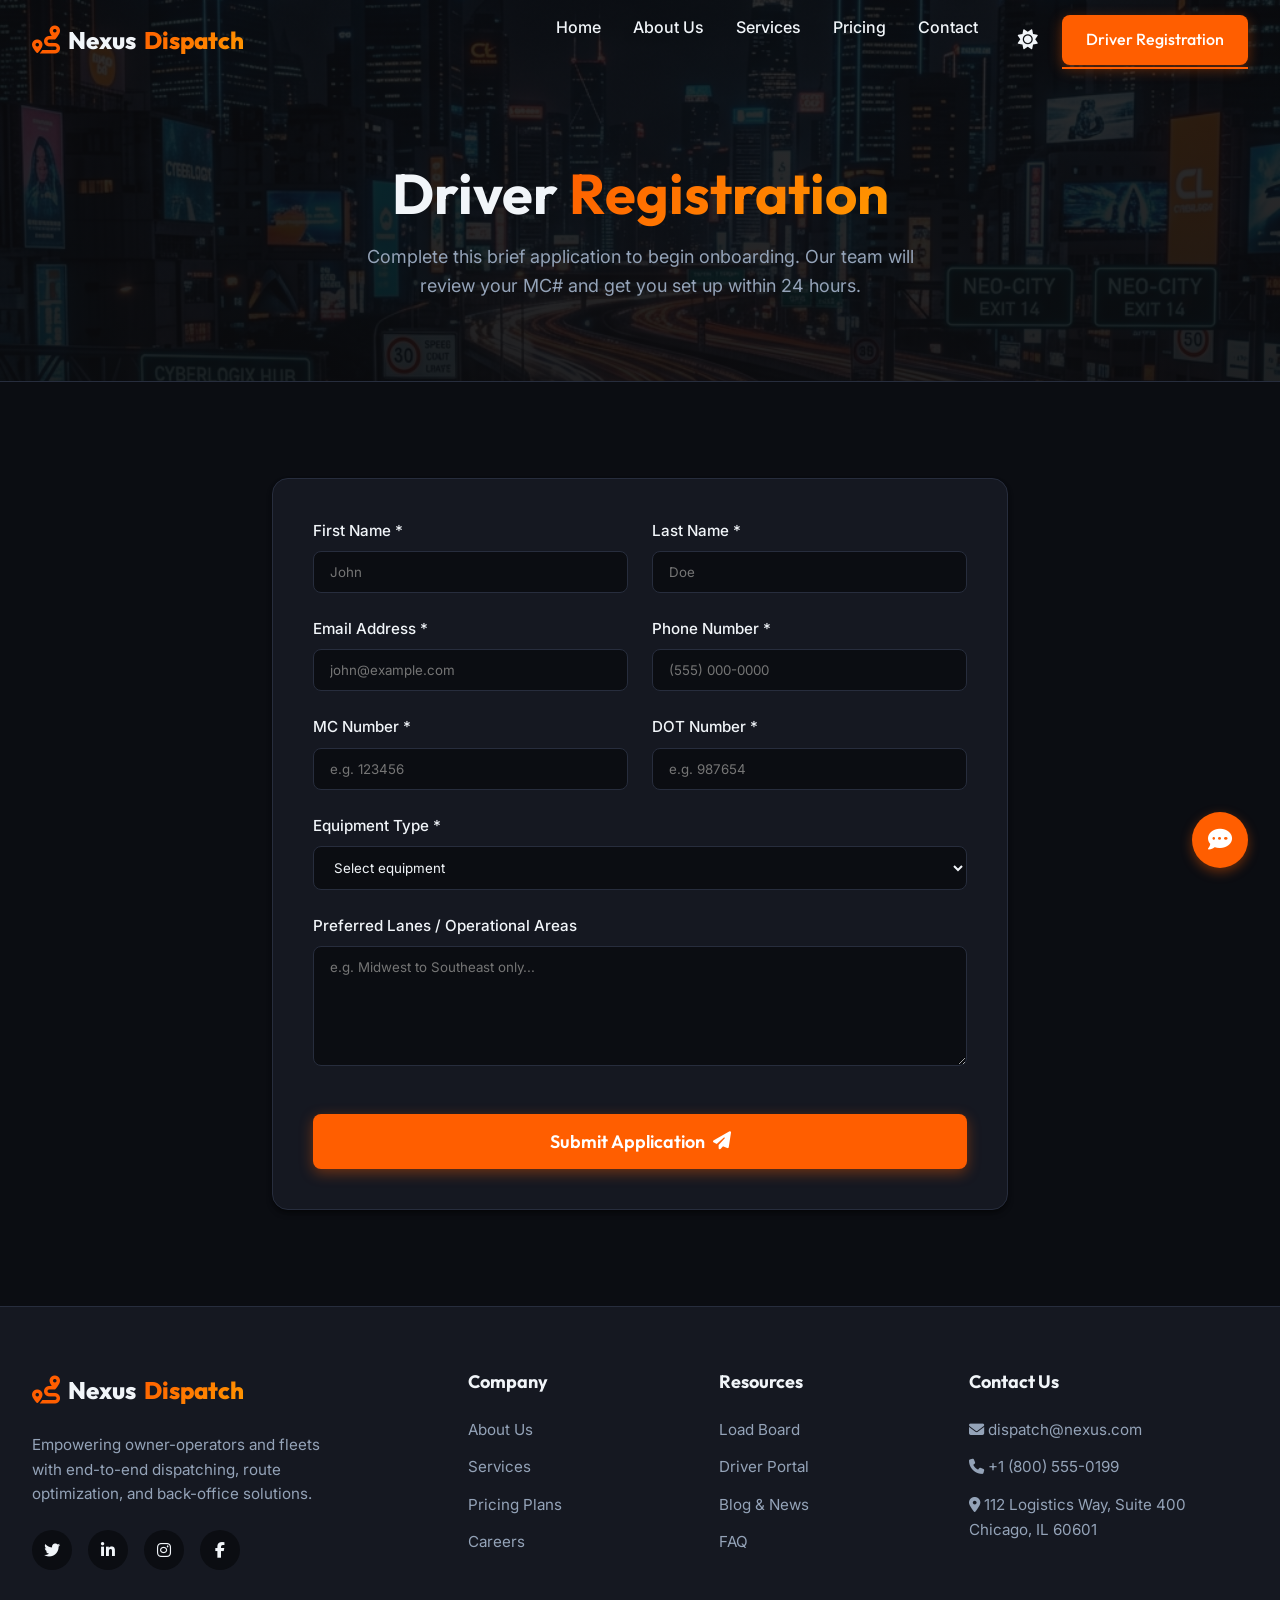
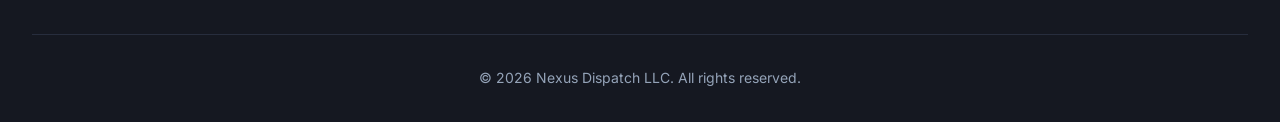
<file: register.html>
<!DOCTYPE html>
<html lang="en">
<head>
    <meta charset="UTF-8">
    <meta name="viewport" content="width=device-width, initial-scale=1.0">
    <title>Driver Registration | Nexus Dispatch</title>
    <meta name="description" content="Register your trucking business with Nexus Dispatch to start securing premium freight loads.">
    <link rel="stylesheet" href="https://cdnjs.cloudflare.com/ajax/libs/font-awesome/6.4.0/css/all.min.css">
    <link rel="stylesheet" href="css/styles.css">
    <link rel="icon" href="data:image/svg+xml,<svg xmlns='http://www.w3.org/2000/svg' viewBox='0 0 100 100'><circle cx='50' cy='50' r='50' fill='%23ff5e00'/><text x='50' y='70' font-family='sans-serif' font-size='60' font-weight='bold' fill='%23ffffff' text-anchor='middle'>N</text></svg>">
</head>
<body>
    <!-- Navbar -->
    <header class="header">
        <div class="container nav-container">
            <a href="index.html" class="logo">
                <i class="fas fa-route logo-icon"></i>
                Nexus<span class="text-gradient">Dispatch</span>
            </a>
            
            <nav class="nav-links" id="nav-links">
                <a href="index.html">Home</a>
                <a href="about.html">About Us</a>
                <a href="services.html">Services</a>
                <a href="pricing.html">Pricing</a>
                <a href="contact.html">Contact</a>
                <div class="nav-actions mobile-only-hidden">
                    <button class="theme-toggle" id="theme-toggle" aria-label="Toggle Theme">
                        <i class="fas fa-sun"></i>
                    </button>
                    <a href="register.html" class="active btn btn-primary">Driver Registration</a>
                </div>
            </nav>

            <button class="mobile-menu-btn" id="mobile-menu-btn">
                <i class="fas fa-bars"></i>
            </button>
        </div>
    </header>

    <!-- Page Header -->
    <section class="page-header bg-register">
        <div class="container fade-up">
            <h1 class="page-title">Driver <span class="text-gradient">Registration</span></h1>
            <p class="page-desc">Complete this brief application to begin onboarding. Our team will review your MC# and get you set up within 24 hours.</p>
        </div>
    </section>

    <!-- Form Section -->
    <section class="section">
        <div class="container" style="max-width: 800px;">
            <div class="form-card fade-up">
                <form id="registration-form">
                    <div style="display: grid; grid-template-columns: 1fr 1fr; gap: 1.5rem;">
                        <div class="form-group">
                            <label class="form-label" for="firstName">First Name *</label>
                            <input type="text" id="firstName" class="form-control" required placeholder="John">
                        </div>
                        <div class="form-group">
                            <label class="form-label" for="lastName">Last Name *</label>
                            <input type="text" id="lastName" class="form-control" required placeholder="Doe">
                        </div>
                    </div>
                    
                    <div style="display: grid; grid-template-columns: 1fr 1fr; gap: 1.5rem;">
                        <div class="form-group">
                            <label class="form-label" for="email">Email Address *</label>
                            <input type="email" id="email" class="form-control" required placeholder="john@example.com">
                        </div>
                        <div class="form-group">
                            <label class="form-label" for="phone">Phone Number *</label>
                            <input type="tel" id="phone" class="form-control" required placeholder="(555) 000-0000">
                        </div>
                    </div>

                    <div style="display: grid; grid-template-columns: 1fr 1fr; gap: 1.5rem;">
                        <div class="form-group">
                            <label class="form-label" for="mcNumber">MC Number *</label>
                            <input type="text" id="mcNumber" class="form-control" required placeholder="e.g. 123456">
                        </div>
                        <div class="form-group">
                            <label class="form-label" for="dotNumber">DOT Number *</label>
                            <input type="text" id="dotNumber" class="form-control" required placeholder="e.g. 987654">
                        </div>
                    </div>

                    <div class="form-group">
                        <label class="form-label" for="equipmentType">Equipment Type *</label>
                        <select id="equipmentType" class="form-control" required style="appearance: auto;">
                            <option value="" disabled selected>Select equipment</option>
                            <option value="dry_van">Dry Van</option>
                            <option value="reefer">Reefer</option>
                            <option value="flatbed">Flatbed</option>
                            <option value="stepdeck">Step Deck</option>
                            <option value="hotshot">Hotshot</option>
                            <option value="other">Other</option>
                        </select>
                    </div>

                    <div class="form-group">
                        <label class="form-label" for="preferredLanes">Preferred Lanes / Operational Areas</label>
                        <textarea id="preferredLanes" class="form-control" placeholder="e.g. Midwest to Southeast only..."></textarea>
                    </div>

                    <button type="submit" class="btn btn-primary" style="width: 100%; margin-top: 1rem; padding: 1rem; font-size: 1.125rem;">
                        Submit Application <i class="fas fa-paper-plane"></i>
                    </button>
                </form>
            </div>
        </div>
    </section>

    <!-- Footer -->
    <footer class="footer">
        <div class="container">
            <div class="footer-grid">
                <div class="footer-about">
                    <a href="index.html" class="logo">
                        <i class="fas fa-route logo-icon"></i>
                        Nexus<span class="text-gradient">Dispatch</span>
                    </a>
                    <p>Empowering owner-operators and fleets with end-to-end dispatching, route optimization, and back-office solutions.</p>
                    <div class="footer-socials">
                        <a href="#"><i class="fab fa-twitter"></i></a>
                        <a href="#"><i class="fab fa-linkedin-in"></i></a>
                        <a href="#"><i class="fab fa-instagram"></i></a>
                        <a href="#"><i class="fab fa-facebook-f"></i></a>
                    </div>
                </div>
                
                <div class="footer-links">
                    <h4>Company</h4>
                    <ul>
                        <li><a href="about.html">About Us</a></li>
                        <li><a href="services.html">Services</a></li>
                        <li><a href="pricing.html">Pricing Plans</a></li>
                        <li><a href="#">Careers</a></li>
                    </ul>
                </div>
                
                <div class="footer-links">
                    <h4>Resources</h4>
                    <ul>
                        <li><a href="#">Load Board</a></li>
                        <li><a href="#">Driver Portal</a></li>
                        <li><a href="#">Blog & News</a></li>
                        <li><a href="#">FAQ</a></li>
                    </ul>
                </div>
                
                <div class="footer-links">
                    <h4>Contact Us</h4>
                    <ul>
                        <li><a href="mailto:dispatch@nexus.com"><i class="fas fa-envelope"></i> dispatch@nexus.com</a></li>
                        <li><a href="tel:+18005550199"><i class="fas fa-phone"></i> +1 (800) 555-0199</a></li>
                        <li><a href="#"><i class="fas fa-map-marker-alt"></i> 112 Logistics Way, Suite 400<br>Chicago, IL 60601</a></li>
                    </ul>
                </div>
            </div>
            
            <div class="footer-bottom">
                <p>&copy; 2026 Nexus Dispatch LLC. All rights reserved.</p>
            </div>
        </div>
    </footer>

    <script src="js/script.js"></script>
</body>
</html>
</file>
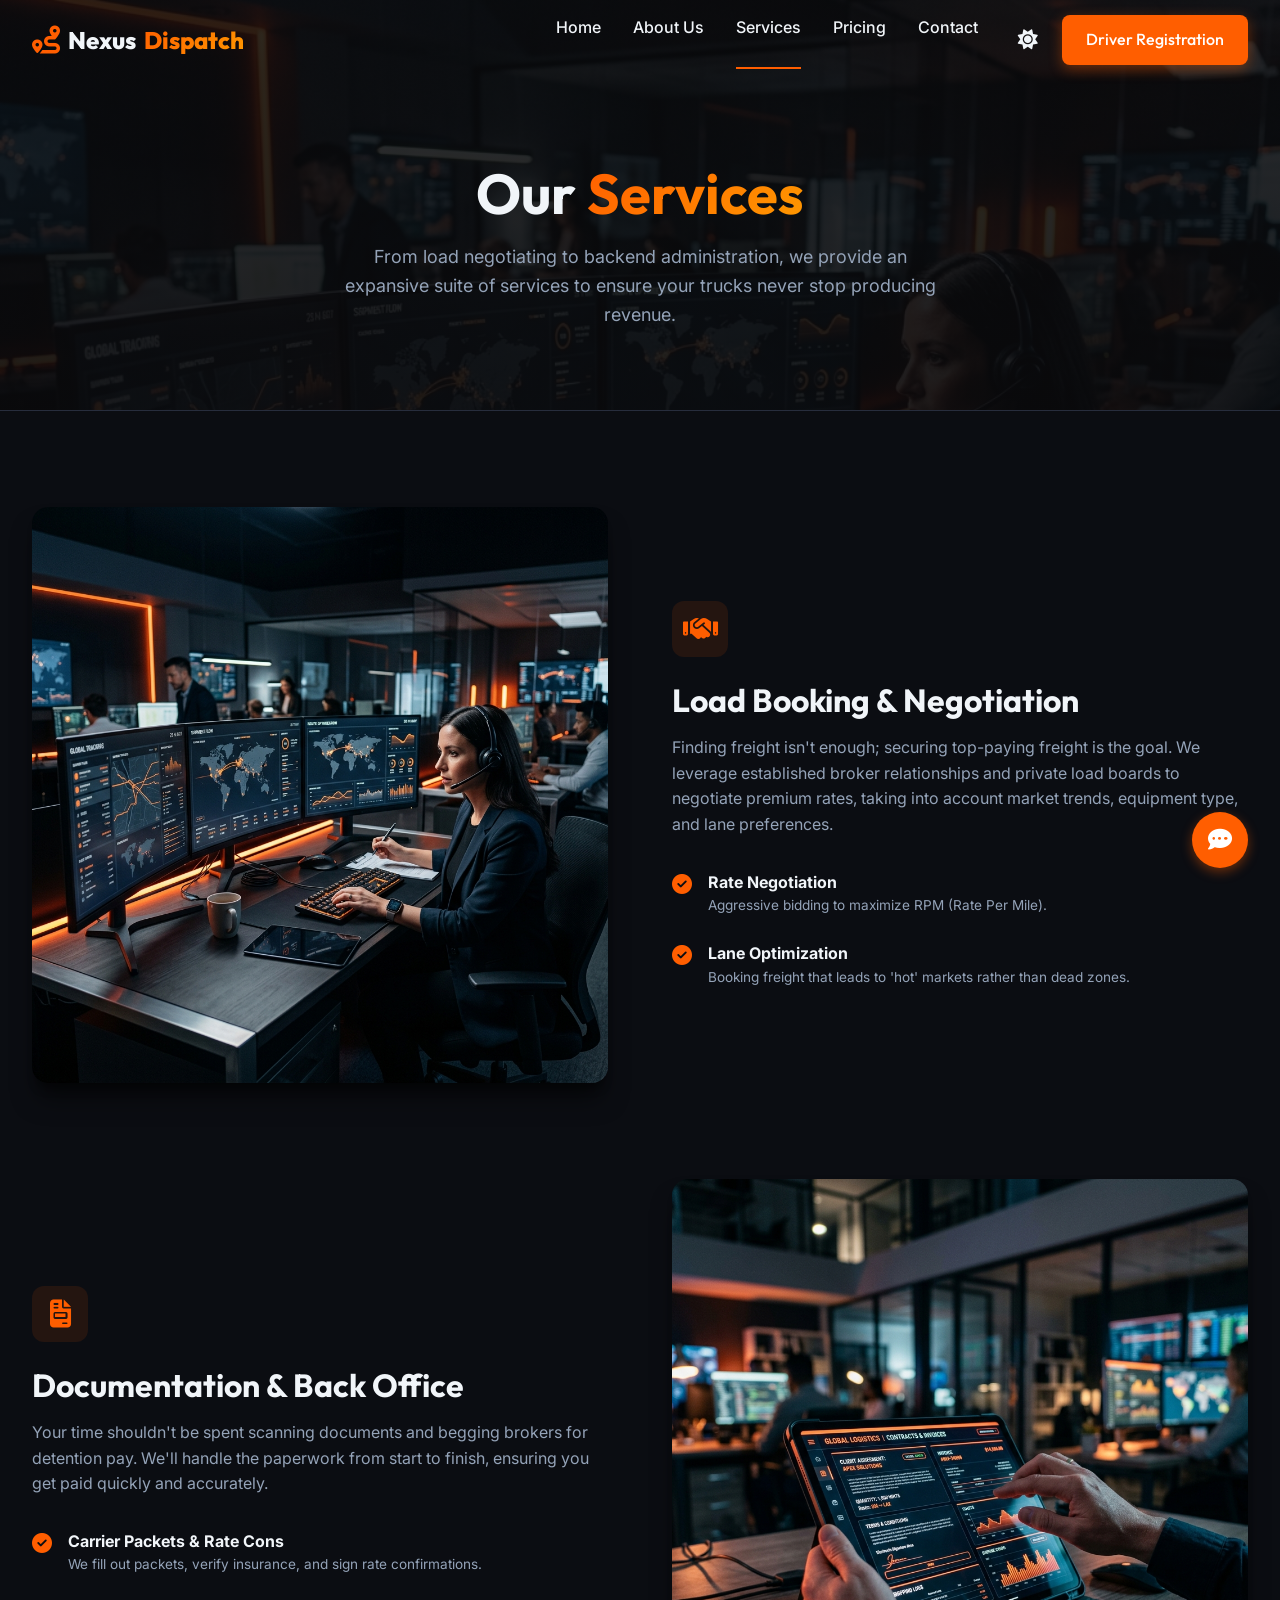
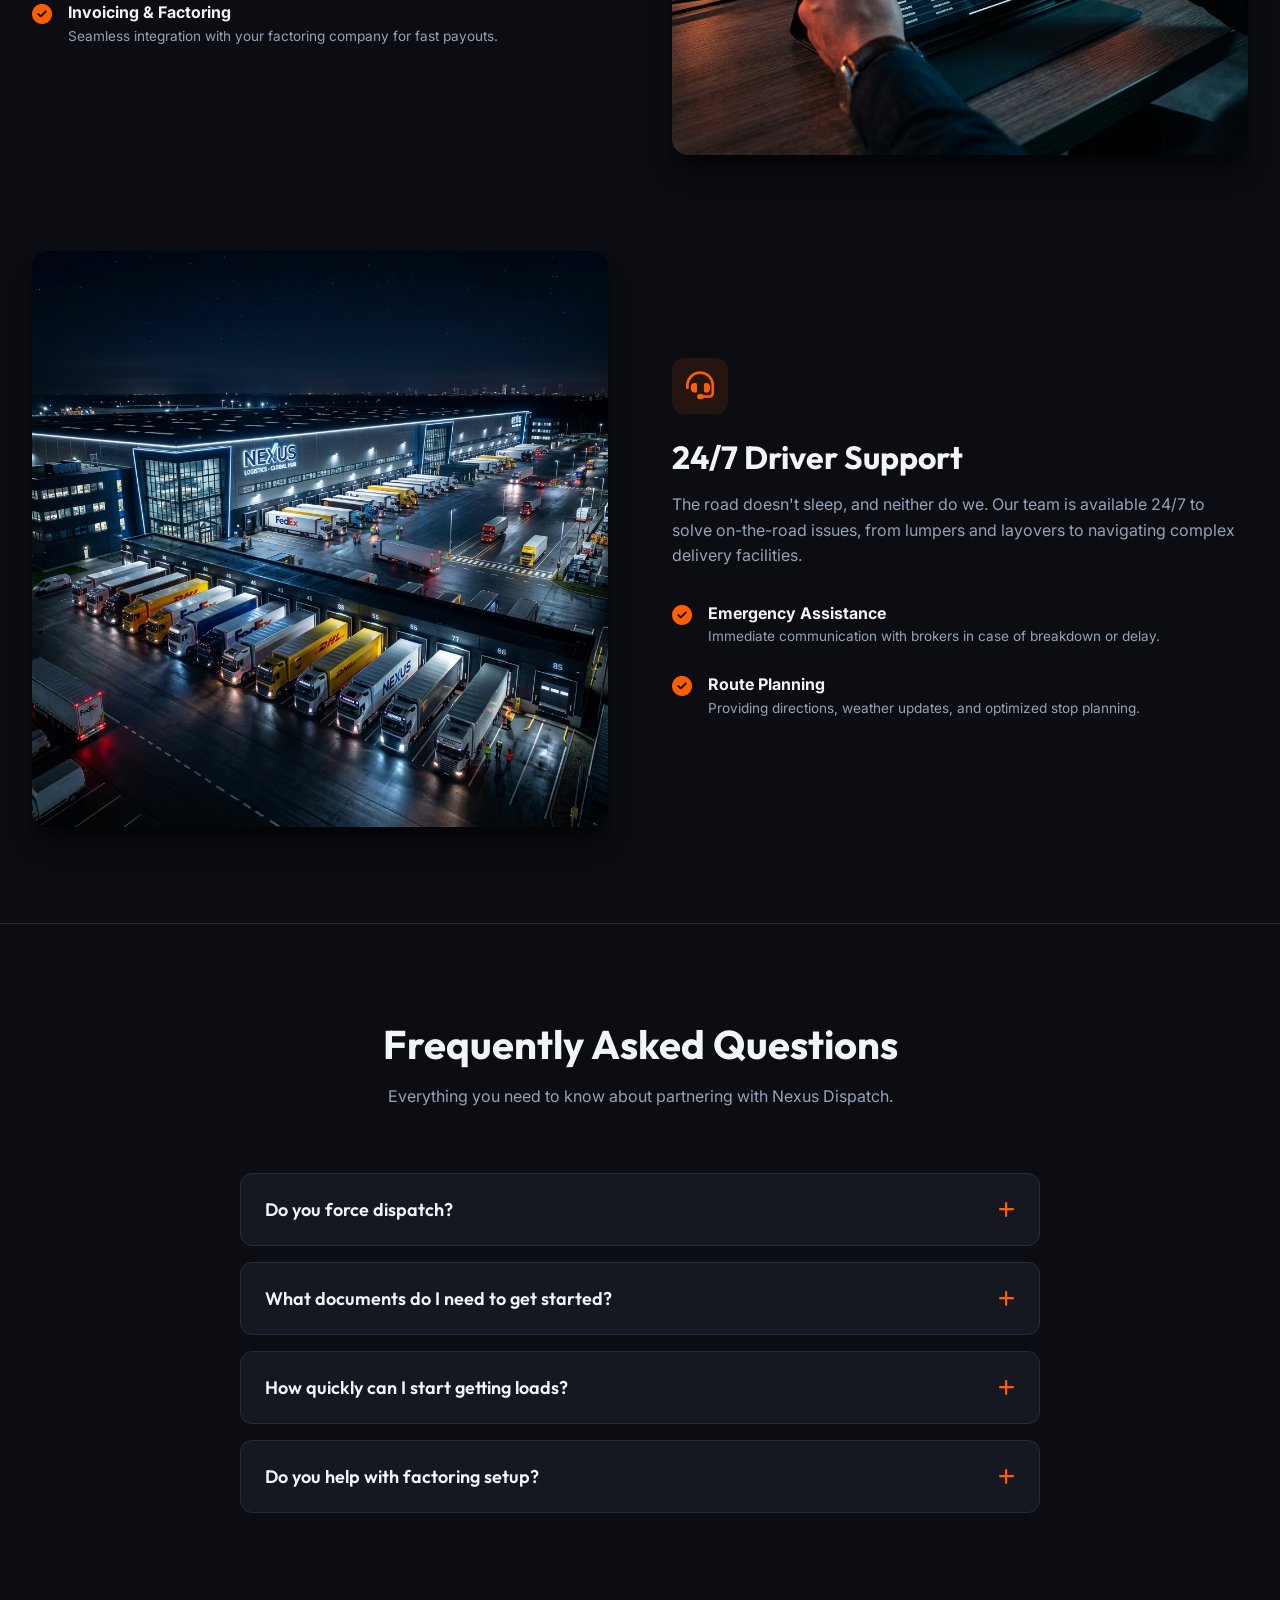
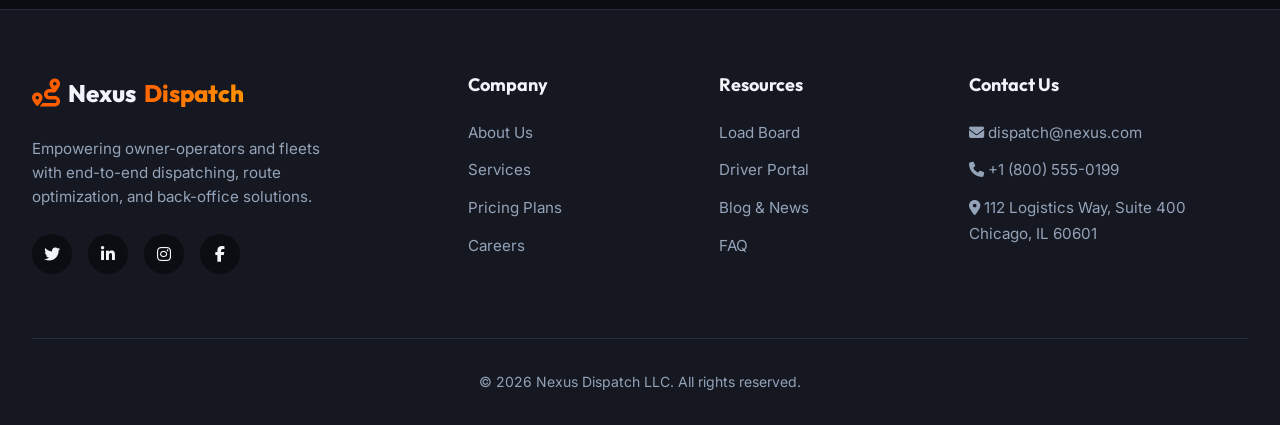
<file: services.html>
<!DOCTYPE html>
<html lang="en">
<head>
    <meta charset="UTF-8">
    <meta name="viewport" content="width=device-width, initial-scale=1.0">
    <title>Services | Nexus Dispatch</title>
    <meta name="description" content="View our premium logistics and truck dispatching services. We manage load booking, paperwork, and route planning.">
    <link rel="stylesheet" href="https://cdnjs.cloudflare.com/ajax/libs/font-awesome/6.4.0/css/all.min.css">
    <link rel="stylesheet" href="css/styles.css">
    <link rel="icon" href="data:image/svg+xml,<svg xmlns='http://www.w3.org/2000/svg' viewBox='0 0 100 100'><circle cx='50' cy='50' r='50' fill='%23ff5e00'/><text x='50' y='70' font-family='sans-serif' font-size='60' font-weight='bold' fill='%23ffffff' text-anchor='middle'>N</text></svg>">
</head>
<body>
    <!-- Navbar -->
    <header class="header">
        <div class="container nav-container">
            <a href="index.html" class="logo">
                <i class="fas fa-route logo-icon"></i>
                Nexus<span class="text-gradient">Dispatch</span>
            </a>
            
            <nav class="nav-links" id="nav-links">
                <a href="index.html">Home</a>
                <a href="about.html">About Us</a>
                <a href="services.html" class="active">Services</a>
                <a href="pricing.html">Pricing</a>
                <a href="contact.html">Contact</a>
                <div class="nav-actions mobile-only-hidden">
                    <button class="theme-toggle" id="theme-toggle" aria-label="Toggle Theme">
                        <i class="fas fa-sun"></i>
                    </button>
                    <a href="register.html" class="btn btn-primary">Driver Registration</a>
                </div>
            </nav>

            <button class="mobile-menu-btn" id="mobile-menu-btn">
                <i class="fas fa-bars"></i>
            </button>
        </div>
    </header>

    <!-- Page Header -->
    <section class="page-header bg-services">
        <div class="container fade-up">
            <h1 class="page-title">Our <span class="text-gradient">Services</span></h1>
            <p class="page-desc">From load negotiating to backend administration, we provide an expansive suite of services to ensure your trucks never stop producing revenue.</p>
        </div>
    </section>

    <!-- Services Details -->
    <section class="section">
        <div class="container">
            <div class="hero-grid" style="align-items: center; margin-bottom: 6rem;">
                <div class="fade-up">
                    <img src="assets/service_load_booking.png" alt="Load Booking" style="border-radius: 1rem; box-shadow: var(--shadow-lg);">
                </div>
                <div class="fade-up" style="transition-delay: 0.2s;">
                    <div class="service-icon"><i class="fas fa-handshake"></i></div>
                    <h2 style="font-size: 2rem; margin-bottom: 1rem;">Load Booking & Negotiation</h2>
                    <p style="color: var(--text-muted); margin-bottom: 1.5rem;">Finding freight isn't enough; securing top-paying freight is the goal. We leverage established broker relationships and private load boards to negotiate premium rates, taking into account market trends, equipment type, and lane preferences.</p>
                    <ul class="feature-list">
                        <li class="feature-item">
                            <i class="fas fa-check-circle feature-icon"></i>
                            <div>
                                <strong>Rate Negotiation</strong>
                                <p style="font-size: 0.85rem; color: var(--text-muted);">Aggressive bidding to maximize RPM (Rate Per Mile).</p>
                            </div>
                        </li>
                        <li class="feature-item">
                            <i class="fas fa-check-circle feature-icon"></i>
                            <div>
                                <strong>Lane Optimization</strong>
                                <p style="font-size: 0.85rem; color: var(--text-muted);">Booking freight that leads to 'hot' markets rather than dead zones.</p>
                            </div>
                        </li>
                    </ul>
                </div>
            </div>

            <div class="hero-grid" style="align-items: center; margin-bottom: 6rem;">
                <div class="fade-up" style="order: 2;">
                    <img src="assets/service_back_office.png" alt="Back Office" style="border-radius: 1rem; box-shadow: var(--shadow-lg);">
                </div>
                <div class="fade-up" style="order: 1; transition-delay: 0.2s;">
                    <div class="service-icon"><i class="fas fa-file-invoice"></i></div>
                    <h2 style="font-size: 2rem; margin-bottom: 1rem;">Documentation & Back Office</h2>
                    <p style="color: var(--text-muted); margin-bottom: 1.5rem;">Your time shouldn't be spent scanning documents and begging brokers for detention pay. We'll handle the paperwork from start to finish, ensuring you get paid quickly and accurately.</p>
                    <ul class="feature-list">
                        <li class="feature-item">
                            <i class="fas fa-check-circle feature-icon"></i>
                            <div>
                                <strong>Carrier Packets & Rate Cons</strong>
                                <p style="font-size: 0.85rem; color: var(--text-muted);">We fill out packets, verify insurance, and sign rate confirmations.</p>
                            </div>
                        </li>
                        <li class="feature-item">
                            <i class="fas fa-check-circle feature-icon"></i>
                            <div>
                                <strong>Invoicing & Factoring</strong>
                                <p style="font-size: 0.85rem; color: var(--text-muted);">Seamless integration with your factoring company for fast payouts.</p>
                            </div>
                        </li>
                    </ul>
                </div>
            </div>

            <div class="hero-grid" style="align-items: center;">
                <div class="fade-up">
                    <img src="assets/about_warehouse.png" alt="Driver Support" style="border-radius: 1rem; box-shadow: var(--shadow-lg);">
                </div>
                <div class="fade-up" style="transition-delay: 0.2s;">
                    <div class="service-icon"><i class="fas fa-headset"></i></div>
                    <h2 style="font-size: 2rem; margin-bottom: 1rem;">24/7 Driver Support</h2>
                    <p style="color: var(--text-muted); margin-bottom: 1.5rem;">The road doesn't sleep, and neither do we. Our team is available 24/7 to solve on-the-road issues, from lumpers and layovers to navigating complex delivery facilities.</p>
                    <ul class="feature-list">
                        <li class="feature-item">
                            <i class="fas fa-check-circle feature-icon"></i>
                            <div>
                                <strong>Emergency Assistance</strong>
                                <p style="font-size: 0.85rem; color: var(--text-muted);">Immediate communication with brokers in case of breakdown or delay.</p>
                            </div>
                        </li>
                        <li class="feature-item">
                            <i class="fas fa-check-circle feature-icon"></i>
                            <div>
                                <strong>Route Planning</strong>
                                <p style="font-size: 0.85rem; color: var(--text-muted);">Providing directions, weather updates, and optimized stop planning.</p>
                            </div>
                        </li>
                    </ul>
                </div>
            </div>
        </div>
    </section>

    <!-- FAQ Section -->
    <section class="section" style="background-color: var(--bg-color); border-top: 1px solid var(--border-color);">
        <div class="container">
            <div class="section-header fade-up">
                <h2>Frequently Asked Questions</h2>
                <p>Everything you need to know about partnering with Nexus Dispatch.</p>
            </div>
            
            <div class="faq-container fade-up" style="max-width: 800px; margin: 0 auto;">
                <div class="faq-item">
                    <button class="faq-question">
                        <span>Do you force dispatch?</span>
                        <i class="fas fa-plus faq-icon"></i>
                    </button>
                    <div class="faq-answer">
                        <p>Never. You are the boss. We present you with the best load options available, but the final decision to book a load is always 100% yours.</p>
                    </div>
                </div>
                <div class="faq-item">
                    <button class="faq-question">
                        <span>What documents do I need to get started?</span>
                        <i class="fas fa-plus faq-icon"></i>
                    </button>
                    <div class="faq-answer">
                        <p>We require a valid MC Authority, W-9, Certificate of Insurance (showing $1M auto liability & $100k cargo), and a Notice of Assignment (NOA) if you use a factoring company.</p>
                    </div>
                </div>
                <div class="faq-item">
                    <button class="faq-question">
                        <span>How quickly can I start getting loads?</span>
                        <i class="fas fa-plus faq-icon"></i>
                    </button>
                    <div class="faq-answer">
                        <p>Once you submit your registration and required documents, our onboarding process takes less than 24 hours. You can be rolling with your first load the next day.</p>
                    </div>
                </div>
                <div class="faq-item">
                    <button class="faq-question">
                        <span>Do you help with factoring setup?</span>
                        <i class="fas fa-plus faq-icon"></i>
                    </button>
                    <div class="faq-answer">
                        <p>Yes! We have established relationships with top factoring companies and can help you get set up quickly to ensure you get paid on time, every time.</p>
                    </div>
                </div>
            </div>
        </div>
    </section>

    <!-- Footer -->
    <footer class="footer">
        <div class="container">
            <div class="footer-grid">
                <div class="footer-about">
                    <a href="index.html" class="logo">
                        <i class="fas fa-route logo-icon"></i>
                        Nexus<span class="text-gradient">Dispatch</span>
                    </a>
                    <p>Empowering owner-operators and fleets with end-to-end dispatching, route optimization, and back-office solutions.</p>
                    <div class="footer-socials">
                        <a href="#"><i class="fab fa-twitter"></i></a>
                        <a href="#"><i class="fab fa-linkedin-in"></i></a>
                        <a href="#"><i class="fab fa-instagram"></i></a>
                        <a href="#"><i class="fab fa-facebook-f"></i></a>
                    </div>
                </div>
                
                <div class="footer-links">
                    <h4>Company</h4>
                    <ul>
                        <li><a href="about.html">About Us</a></li>
                        <li><a href="services.html">Services</a></li>
                        <li><a href="pricing.html">Pricing Plans</a></li>
                        <li><a href="#">Careers</a></li>
                    </ul>
                </div>
                
                <div class="footer-links">
                    <h4>Resources</h4>
                    <ul>
                        <li><a href="#">Load Board</a></li>
                        <li><a href="#">Driver Portal</a></li>
                        <li><a href="#">Blog & News</a></li>
                        <li><a href="#">FAQ</a></li>
                    </ul>
                </div>
                
                <div class="footer-links">
                    <h4>Contact Us</h4>
                    <ul>
                        <li><a href="mailto:dispatch@nexus.com"><i class="fas fa-envelope"></i> dispatch@nexus.com</a></li>
                        <li><a href="tel:+18005550199"><i class="fas fa-phone"></i> +1 (800) 555-0199</a></li>
                        <li><a href="#"><i class="fas fa-map-marker-alt"></i> 112 Logistics Way, Suite 400<br>Chicago, IL 60601</a></li>
                    </ul>
                </div>
            </div>
            
            <div class="footer-bottom">
                <p>&copy; 2026 Nexus Dispatch LLC. All rights reserved.</p>
            </div>
        </div>
    </footer>

    <script src="js/script.js"></script>
</body>
</html>
</file>
<file: css/styles.css>
@import url('https://fonts.googleapis.com/css2?family=Inter:wght@300;400;500;600&family=Outfit:wght@400;500;700;800&display=swap');

:root {
  /* Light Theme Colors */
  --bg-color: #f8fafc;
  --surface-color: #ffffff;
  --text-main: #0f172a;
  --text-muted: #64748b;
  --primary-color: #ff5e00;
  --primary-hover: #e05300;
  --border-color: #e2e8f0;
  --glass-bg: rgba(255, 255, 255, 0.7);
  --glass-border: rgba(255, 255, 255, 0.2);
  --shadow-sm: 0 1px 2px 0 rgba(0, 0, 0, 0.05);
  --shadow-md: 0 4px 6px -1px rgba(0, 0, 0, 0.1), 0 2px 4px -1px rgba(0, 0, 0, 0.06);
  --shadow-lg: 0 10px 15px -3px rgba(0, 0, 0, 0.1), 0 4px 6px -2px rgba(0, 0, 0, 0.05);
}

[data-theme="dark"] {
  /* Dark Theme Colors */
  --bg-color: #0b0d12;
  --surface-color: #151821;
  --text-main: #f1f5f9;
  --text-muted: #94a3b8;
  --border-color: #272d3d;
  --glass-bg: rgba(21, 24, 33, 0.7);
  --glass-border: rgba(255, 255, 255, 0.05);
  --shadow-sm: 0 1px 2px 0 rgba(0, 0, 0, 0.5);
  --shadow-md: 0 4px 6px -1px rgba(0, 0, 0, 0.4), 0 2px 4px -1px rgba(0, 0, 0, 0.3);
  --shadow-lg: 0 20px 25px -5px rgba(0, 0, 0, 0.5), 0 10px 10px -5px rgba(0, 0, 0, 0.4);
}

* {
  margin: 0;
  padding: 0;
  box-sizing: border-box;
}

body {
  font-family: 'Inter', sans-serif;
  background-color: var(--bg-color);
  color: var(--text-main);
  line-height: 1.6;
  transition: background-color 0.3s ease, color 0.3s ease;
  overflow-x: hidden;
}

h1, h2, h3, h4, h5, h6 {
  font-family: 'Outfit', sans-serif;
  font-weight: 700;
  line-height: 1.2;
}

a {
  text-decoration: none;
  color: inherit;
  transition: color 0.2s ease;
}

ul {
  list-style: none;
}

img {
  max-width: 100%;
  height: auto;
  display: block;
}

/* Typography Utility */
.text-gradient {
  background: linear-gradient(135deg, var(--primary-color), #ff9900);
  -webkit-background-clip: text;
  -webkit-text-fill-color: transparent;
  background-clip: text;
}

.text-center {
  text-align: center;
}

/* Layout Utility */
.container {
  width: 100%;
  max-width: 1280px;
  margin: 0 auto;
  padding: 0 2rem;
}

.section {
  padding: 6rem 0;
}

/* Glassmorphism */
.glass {
  background: var(--glass-bg);
  backdrop-filter: blur(12px);
  -webkit-backdrop-filter: blur(12px);
  border: 1px solid var(--glass-border);
}

/* Buttons */
.btn {
  display: inline-flex;
  align-items: center;
  justify-content: center;
  padding: 0.75rem 1.5rem;
  border-radius: 0.5rem;
  font-family: 'Outfit', sans-serif;
  font-weight: 600;
  font-size: 1rem;
  cursor: pointer;
  transition: all 0.3s ease;
  border: none;
  gap: 0.5rem;
}

.btn-primary {
  background-color: var(--primary-color);
  color: #fff;
  box-shadow: 0 4px 14px 0 rgba(255, 94, 0, 0.39);
}

.btn-primary:hover {
  background-color: var(--primary-hover);
  transform: translateY(-2px);
  box-shadow: 0 6px 20px rgba(255, 94, 0, 0.4);
}

.btn-outline {
  background-color: transparent;
  color: var(--text-main);
  border: 1px solid var(--border-color);
}

.btn-outline:hover {
  background-color: var(--surface-color);
  border-color: var(--primary-color);
  color: var(--primary-color);
}

/* Header */
.header {
  position: fixed;
  top: 0;
  width: 100%;
  z-index: 1000;
  transition: all 0.3s ease;
}

.header.scrolled {
  background: var(--glass-bg);
  backdrop-filter: blur(16px);
  -webkit-backdrop-filter: blur(16px);
  border-bottom: 1px solid var(--glass-border);
  box-shadow: var(--shadow-sm);
}

.nav-container {
  display: flex;
  justify-content: space-between;
  align-items: center;
  height: 5rem;
}

.logo {
  font-family: 'Outfit', sans-serif;
  font-size: 1.5rem;
  font-weight: 800;
  display: flex;
  align-items: center;
  gap: 0.5rem;
}

.logo-icon {
  color: var(--primary-color);
  font-size: 1.75rem;
}

.nav-links {
  display: flex;
  gap: 2rem;
}

.nav-links a {
  font-weight: 500;
  position: relative;
}

.nav-links a::after {
  content: '';
  position: absolute;
  width: 0;
  height: 2px;
  bottom: -4px;
  left: 0;
  background-color: var(--primary-color);
  transition: width 0.3s ease;
}

.nav-links a:hover::after,
.nav-links a.active::after {
  width: 100%;
}

.nav-actions {
  display: flex;
  align-items: center;
  gap: 1rem;
}

.theme-toggle {
  background: transparent;
  border: none;
  color: var(--text-main);
  font-size: 1.25rem;
  cursor: pointer;
  padding: 0.5rem;
  border-radius: 50%;
  transition: background-color 0.2s ease;
}

.theme-toggle:hover {
  background-color: var(--surface-color);
}

.mobile-menu-btn {
  display: none;
  background: transparent;
  border: none;
  color: var(--text-main);
  font-size: 1.5rem;
  cursor: pointer;
}

/* Hero Section */
.hero {
  min-height: 100vh;
  display: flex;
  align-items: center;
  padding-top: 5rem;
  position: relative;
  overflow: hidden;
}

.hero-bg {
  position: absolute;
  top: 0;
  left: 0;
  width: 100%;
  height: 100%;
  z-index: -1;
}

.hero-gradient {
  position: absolute;
  top: -20%;
  right: -10%;
  width: 600px;
  height: 600px;
  background: radial-gradient(circle, var(--primary-color) 0%, rgba(255,255,255,0) 70%);
  opacity: 0.15;
  filter: blur(60px);
}

.hero-grid {
  display: grid;
  grid-template-columns: 1fr 1fr;
  gap: 4rem;
  align-items: center;
}

.hero-content h1 {
  font-size: 4rem;
  margin-bottom: 1.5rem;
}

.hero-content p {
  font-size: 1.125rem;
  color: var(--text-muted);
  margin-bottom: 2.5rem;
  max-width: 80%;
}

.hero-stats {
  display: flex;
  gap: 3rem;
  margin-top: 4rem;
  padding-top: 2rem;
  border-top: 1px solid var(--border-color);
}

.stat-item h4 {
  font-size: 2rem;
  color: var(--text-main);
}

.stat-item p {
  font-size: 0.875rem;
  color: var(--text-muted);
  margin: 0;
}

.hero-image {
  position: relative;
}

.hero-img-inner {
  border-radius: 1.5rem;
  overflow: hidden;
  box-shadow: var(--shadow-lg);
  position: relative;
}

.hero-img-inner::before {
  content: '';
  position: absolute;
  inset: 0;
  border-radius: 1.5rem;
  border: 1px solid rgba(255, 255, 255, 0.1);
  pointer-events: none;
}

/* Floating Card for Hero */
.floating-card {
  position: absolute;
  bottom: -2rem;
  left: -2rem;
  padding: 1.5rem;
  border-radius: 1rem;
  display: flex;
  align-items: center;
  gap: 1rem;
  animation: float 6s ease-in-out infinite;
}

@keyframes float {
  0% { transform: translateY(0px); }
  50% { transform: translateY(-20px); }
  100% { transform: translateY(0px); }
}

.icon-box {
  width: 3rem;
  height: 3rem;
  border-radius: 50%;
  background: rgba(255, 94, 0, 0.1);
  color: var(--primary-color);
  display: flex;
  align-items: center;
  justify-content: center;
  font-size: 1.5rem;
}

/* Services Overview */
.section-header {
  text-align: center;
  margin-bottom: 4rem;
}

.section-header h2 {
  font-size: 2.5rem;
  margin-bottom: 1rem;
}

.section-header p {
  color: var(--text-muted);
  max-width: 600px;
  margin: 0 auto;
}

.services-grid {
  display: grid;
  grid-template-columns: repeat(auto-fit, minmax(300px, 1fr));
  gap: 2rem;
}

.service-card {
  background-color: var(--surface-color);
  border: 1px solid var(--border-color);
  border-radius: 1rem;
  padding: 2rem;
  transition: all 0.3s ease;
  height: 100%;
}

.service-card:hover {
  transform: translateY(-5px);
  box-shadow: var(--shadow-lg);
  border-color: var(--primary-color);
}

.service-icon {
  width: 3.5rem;
  height: 3.5rem;
  border-radius: 0.75rem;
  background: rgba(255, 94, 0, 0.1);
  color: var(--primary-color);
  display: flex;
  align-items: center;
  justify-content: center;
  font-size: 1.75rem;
  margin-bottom: 1.5rem;
}

.service-card h3 {
  font-size: 1.25rem;
  margin-bottom: 1rem;
}

.service-card p {
  color: var(--text-muted);
  font-size: 0.95rem;
  margin-bottom: 1.5rem;
}

.service-link {
  color: var(--primary-color);
  font-weight: 500;
  display: inline-flex;
  align-items: center;
  gap: 0.5rem;
}

.service-link:hover {
  text-decoration: underline;
}

/* CTA Section */
.cta-section {
  position: relative;
  padding: 8rem 0;
  text-align: center;
  overflow: hidden;
}

.cta-box {
  background: linear-gradient(135deg, #1e293b, #0f172a);
  border-radius: 2rem;
  padding: 4rem 2rem;
  position: relative;
  overflow: hidden;
  box-shadow: var(--shadow-lg);
}

[data-theme="dark"] .cta-box {
  background: linear-gradient(135deg, var(--surface-color), #000);
  border: 1px solid var(--border-color);
}

.cta-box h2 {
  color: #fff;
  font-size: 3rem;
  margin-bottom: 1.5rem;
  position: relative;
  z-index: 2;
}

.cta-box p {
  color: #94a3b8;
  font-size: 1.125rem;
  max-width: 600px;
  margin: 0 auto 2.5rem auto;
  position: relative;
  z-index: 2;
}

.cta-pattern {
  position: absolute;
  top: 0;
  left: 0;
  width: 100%;
  height: 100%;
  opacity: 0.05;
  background-image: radial-gradient(var(--primary-color) 2px, transparent 2px);
  background-size: 30px 30px;
}

/* Footer */
.footer {
  background-color: var(--surface-color);
  border-top: 1px solid var(--border-color);
  padding: 4rem 0 2rem 0;
}

.footer-grid {
  display: grid;
  grid-template-columns: 2fr 1fr 1fr 1.5fr;
  gap: 4rem;
  margin-bottom: 4rem;
}

.footer-about p {
  color: var(--text-muted);
  margin-top: 1.5rem;
  font-size: 0.95rem;
  max-width: 300px;
}

.footer-socials {
  display: flex;
  gap: 1rem;
  margin-top: 1.5rem;
}

.footer-socials a {
  width: 2.5rem;
  height: 2.5rem;
  border-radius: 50%;
  background: var(--bg-color);
  display: flex;
  align-items: center;
  justify-content: center;
  color: var(--text-main);
  transition: all 0.3s ease;
}

.footer-socials a:hover {
  background: var(--primary-color);
  color: #fff;
}

.footer-links h4 {
  font-size: 1.125rem;
  margin-bottom: 1.5rem;
}

.footer-links ul {
  display: flex;
  flex-direction: column;
  gap: 0.75rem;
}

.footer-links a {
  color: var(--text-muted);
  font-size: 0.95rem;
  transition: color 0.2s ease;
}

.footer-links a:hover {
  color: var(--primary-color);
}

.footer-bottom {
  text-align: center;
  padding-top: 2rem;
  border-top: 1px solid var(--border-color);
  color: var(--text-muted);
  font-size: 0.875rem;
}

/* Contact/Forms */
.form-card {
  background-color: var(--surface-color);
  padding: 2.5rem;
  border-radius: 1rem;
  border: 1px solid var(--border-color);
  box-shadow: var(--shadow-md);
}

.form-group {
  margin-bottom: 1.5rem;
}

.form-label {
  display: block;
  font-weight: 500;
  margin-bottom: 0.5rem;
  font-size: 0.95rem;
}

.form-control {
  width: 100%;
  padding: 0.75rem 1rem;
  background-color: var(--bg-color);
  border: 1px solid var(--border-color);
  border-radius: 0.5rem;
  color: var(--text-main);
  font-family: 'Inter', sans-serif;
  transition: all 0.3s ease;
}

.form-control:focus {
  outline: none;
  border-color: var(--primary-color);
  box-shadow: 0 0 0 3px rgba(255, 94, 0, 0.1);
}

textarea.form-control {
  min-height: 120px;
  resize: vertical;
}

.form-control.error {
  border-color: #ef4444;
}

.form-control.success {
  border-color: #22c55e;
}

.error-text {
  display: block;
  color: #ef4444;
  font-size: 0.85rem;
  margin-top: 0.5rem;
  font-weight: 500;
}

/* Page Header */
.page-header {
  padding: 10rem 0 5rem 0;
  background-color: var(--surface-color);
  border-bottom: 1px solid var(--border-color);
  text-align: center;
  background-size: cover;
  background-position: center;
  background-attachment: fixed;
  position: relative;
}

.bg-about { background-image: linear-gradient(to bottom, rgba(10, 10, 12, 0.85), rgba(10, 10, 12, 0.98)), url('../assets/about_warehouse.png'); }
.bg-services { background-image: linear-gradient(to bottom, rgba(10, 10, 12, 0.85), rgba(10, 10, 12, 0.98)), url('../assets/service_load_booking.png'); }
.bg-contact { background-image: linear-gradient(to bottom, rgba(10, 10, 12, 0.85), rgba(10, 10, 12, 0.98)), url('../assets/service_back_office.png'); }
.bg-pricing, .bg-register { background-image: linear-gradient(to bottom, rgba(10, 10, 12, 0.85), rgba(10, 10, 12, 0.98)), url('../assets/hero_truck_neon.png'); }

.page-title {
  font-size: 3.5rem;
  margin-bottom: 1rem;
}

.page-desc {
  color: var(--text-muted);
  font-size: 1.125rem;
  max-width: 600px;
  margin: 0 auto;
}

/* Features/About Section */
.feature-list {
  display: flex;
  flex-direction: column;
  gap: 1.5rem;
  margin-top: 2rem;
}

.feature-item {
  display: flex;
  align-items: flex-start;
  gap: 1rem;
}

.feature-icon {
  color: var(--primary-color);
  font-size: 1.25rem;
  margin-top: 0.25rem;
}

/* Pricing Grid */
.pricing-grid {
  display: grid;
  grid-template-columns: repeat(auto-fit, minmax(300px, 1fr));
  gap: 2rem;
  max-width: 1000px;
  margin: 0 auto;
}

.pricing-card {
  background-color: var(--surface-color);
  border: 1px solid var(--border-color);
  border-radius: 1.5rem;
  padding: 3rem 2rem;
  text-align: center;
  position: relative;
  transition: all 0.3s;
}

.pricing-card.popular {
  border-color: var(--primary-color);
  box-shadow: var(--shadow-lg);
  transform: scale(1.05);
}

.pricing-badge {
  position: absolute;
  top: -12px;
  left: 50%;
  transform: translateX(-50%);
  background-color: var(--primary-color);
  color: #fff;
  padding: 0.25rem 1rem;
  border-radius: 1rem;
  font-size: 0.75rem;
  font-weight: 600;
  letter-spacing: 1px;
  text-transform: uppercase;
}

.pricing-price {
  font-size: 3rem;
  font-weight: 800;
  color: var(--text-main);
  margin: 1.5rem 0;
  font-family: 'Outfit';
}

.pricing-price span {
  font-size: 1.125rem;
  color: var(--text-muted);
  font-weight: 400;
}

.pricing-features {
  margin: 2rem 0;
  text-align: left;
}

.pricing-features li {
  margin-bottom: 1rem;
  display: flex;
  align-items: center;
  gap: 0.75rem;
  color: var(--text-muted);
}

.pricing-features li i {
  color: var(--primary-color);
}

/* Carousel */
.carousel-container {
  position: relative;
  width: 100%;
  height: 100%;
  min-height: 400px; /* Ensure height if imgs are absolute */
}
.carousel-img {
  position: absolute;
  top: 0;
  left: 0;
  width: 100%;
  height: 100%;
  object-fit: cover;
  opacity: 0;
  transition: opacity 1s ease-in-out;
}
.carousel-img.active {
  opacity: 1;
}
.carousel-indicators {
  position: absolute;
  bottom: 1rem;
  left: 50%;
  transform: translateX(-50%);
  display: flex;
  gap: 0.5rem;
  z-index: 10;
}
.dot {
  width: 10px;
  height: 10px;
  border-radius: 50%;
  background-color: rgba(255, 255, 255, 0.5);
  cursor: pointer;
  transition: background-color 0.3s ease;
}
.dot.active {
  background-color: var(--primary-color);
}

/* Type Effect */
.type-effect {
  border-right: 2px solid var(--primary-color);
  white-space: nowrap;
  animation: blink 0.75s step-end infinite;
}
@keyframes blink {
  from, to { border-color: transparent }
  50% { border-color: var(--primary-color); }
}

/* Range Slider */
.slider {
  -webkit-appearance: none;
  width: 100%;
  height: 8px;
  border-radius: 4px;
  background: var(--border-color);
  outline: none;
  transition: opacity .2s;
  margin-top: 0.5rem;
}

.slider::-webkit-slider-thumb {
  -webkit-appearance: none;
  appearance: none;
  width: 24px;
  height: 24px;
  border-radius: 50%;
  background: var(--primary-color);
  cursor: pointer;
  box-shadow: 0 0 10px rgba(255, 94, 0, 0.5);
  transition: transform 0.1s ease;
}

.slider::-webkit-slider-thumb:hover {
  transform: scale(1.2);
}

/* Marquee / Ticker */
.marquee {
  width: 100%;
  overflow: hidden;
  background: var(--surface-color);
  border-top: 1px solid var(--border-color);
  border-bottom: 1px solid var(--border-color);
  display: flex;
  padding: 0.85rem 0;
  position: relative;
  z-index: 10;
}

.marquee-content {
  display: flex;
  flex-shrink: 0;
  animation: marquee-scroll 25s linear infinite;
}

.marquee:hover .marquee-content {
  animation-play-state: paused;
}

.marquee-item {
  padding: 0 2rem;
  font-size: 0.95rem;
  color: var(--text-muted);
  font-family: 'Outfit', sans-serif;
  display: flex;
  align-items: center;
  gap: 0.5rem;
}

.marquee-item strong {
  color: var(--text-main);
  font-weight: 500;
}

.marquee-item i {
  font-size: 0.75rem;
  color: var(--text-muted);
}

.status-dot {
  width: 8px;
  height: 8px;
  background-color: #22c55e;
  border-radius: 50%;
  box-shadow: 0 0 8px #22c55e;
  animation: pulse-dot 2s infinite;
}

@keyframes pulse-dot {
  0% { transform: scale(0.95); box-shadow: 0 0 0 0 rgba(34, 197, 94, 0.7); }
  70% { transform: scale(1); box-shadow: 0 0 0 6px rgba(34, 197, 94, 0); }
  100% { transform: scale(0.95); box-shadow: 0 0 0 0 rgba(34, 197, 94, 0); }
}

@keyframes marquee-scroll {
  from { transform: translateX(0); }
  to { transform: translateX(-100%); }
}

/* FAQ Accordion */
.faq-container {
  display: flex;
  flex-direction: column;
  gap: 1rem;
}

.faq-item {
  background-color: var(--surface-color);
  border: 1px solid var(--border-color);
  border-radius: 0.75rem;
  overflow: hidden;
  transition: all 0.3s ease;
}

.faq-item.active {
  border-color: var(--primary-color);
  box-shadow: var(--shadow-md);
}

.faq-question {
  width: 100%;
  text-align: left;
  padding: 1.5rem;
  background: transparent;
  border: none;
  display: flex;
  justify-content: space-between;
  align-items: center;
  font-family: 'Outfit', sans-serif;
  font-size: 1.125rem;
  font-weight: 600;
  color: var(--text-main);
  cursor: pointer;
  transition: color 0.3s ease;
}

.faq-question:hover {
  color: var(--primary-color);
}

.faq-icon {
  color: var(--primary-color);
  transition: transform 0.3s ease;
}

.faq-item.active .faq-icon {
  transform: rotate(45deg); /* Turns plus into an X */
}

.faq-answer {
  max-height: 0;
  overflow: hidden;
  transition: max-height 0.4s ease-in-out;
}

.faq-answer p {
  padding: 0 1.5rem 1.5rem 1.5rem;
  color: var(--text-muted);
  font-size: 0.95rem;
  margin: 0;
}

/* Team Hover Cards */
.team-grid {
  display: grid;
  grid-template-columns: repeat(auto-fit, minmax(300px, 1fr));
  gap: 2rem;
}

.team-card {
  position: relative;
  border-radius: 1.5rem;
  overflow: hidden;
  height: 400px;
  box-shadow: var(--shadow-md);
  cursor: pointer;
  perspective: 1000px;
}

.team-img {
  width: 100%;
  height: 100%;
  object-fit: cover;
  transition: transform 0.6s cubic-bezier(0.25, 0.46, 0.45, 0.94);
}

.team-overlay {
  position: absolute;
  inset: 0;
  background: linear-gradient(to top, rgba(0, 0, 0, 0.9) 0%, rgba(0, 0, 0, 0.4) 50%, transparent 100%);
  display: flex;
  align-items: flex-end;
  padding: 2rem;
  opacity: 0;
  transform: translateY(20px);
  transition: all 0.5s cubic-bezier(0.25, 0.46, 0.45, 0.94);
}

.team-card:hover .team-img {
  transform: scale(1.05);
}

.team-card:hover .team-overlay {
  opacity: 1;
  transform: translateY(0);
}

.team-socials {
  display: flex;
  gap: 1rem;
}

.team-socials a {
  width: 2.5rem;
  height: 2.5rem;
  border-radius: 50%;
  background: rgba(255, 255, 255, 0.1);
  backdrop-filter: blur(4px);
  display: flex;
  align-items: center;
  justify-content: center;
  color: #fff;
  transition: all 0.3s ease;
  border: 1px solid rgba(255, 255, 255, 0.2);
}

.team-socials a:hover {
  background: var(--primary-color);
  transform: translateY(-3px);
  border-color: var(--primary-color);
}

/* Toast Notification System */
.toast-container {
  position: fixed;
  top: 1.5rem;
  right: 1.5rem;
  z-index: 10000;
  display: flex;
  flex-direction: column;
  gap: 0.75rem;
}

.toast {
  background: var(--surface-color);
  color: var(--text-main);
  padding: 1rem 1.5rem;
  border-radius: 0.5rem;
  box-shadow: var(--shadow-lg);
  display: flex;
  align-items: center;
  gap: 0.75rem;
  border-left: 4px solid var(--primary-color);
  transform: translateX(120%);
  opacity: 0;
  transition: transform 0.3s cubic-bezier(0.68, -0.55, 0.265, 1.55), opacity 0.3s ease;
  font-family: 'Inter', sans-serif;
  font-size: 0.95rem;
  font-weight: 500;
}

.toast.show {
  transform: translateX(0);
  opacity: 1;
}

.toast.success {
  border-left-color: #22c55e;
}

.toast.success i {
  color: #22c55e;
}

.toast.error {
  border-left-color: #ef4444;
}

.toast.error i {
  color: #ef4444;
}

/* Preloader */
.preloader {
  position: fixed;
  top: 0;
  left: 0;
  width: 100%;
  height: 100%;
  background-color: var(--bg-color);
  z-index: 9999;
  display: flex;
  align-items: center;
  justify-content: center;
  transition: opacity 0.5s ease, visibility 0.5s ease;
}

.preloader.fade-out {
  opacity: 0;
  visibility: hidden;
}

.loader-content {
  text-align: center;
  display: flex;
  flex-direction: column;
  align-items: center;
  gap: 1rem;
}

.loader-icon {
  font-size: 3rem;
  color: var(--primary-color);
  animation: pulse-icon 1.5s infinite alternate;
}

.loader-text {
  font-family: 'Outfit', sans-serif;
  font-size: 2rem;
  color: var(--text-main);
  letter-spacing: 1px;
}

.loader-bar {
  width: 150px;
  height: 4px;
  background-color: var(--border-color);
  border-radius: 4px;
  overflow: hidden;
  position: relative;
}

.loader-bar::after {
  content: '';
  position: absolute;
  top: 0;
  left: -50%;
  width: 50%;
  height: 100%;
  background-color: var(--primary-color);
  border-radius: 4px;
  animation: load-bar 1s infinite linear;
}

@keyframes pulse-icon {
  from { transform: scale(0.9); opacity: 0.8; }
  to { transform: scale(1.1); opacity: 1; }
}

@keyframes load-bar {
  0% { left: -50%; }
  100% { left: 100%; }
}

/* Live Chat Widget */
.chat-toggle-btn {
  position: fixed;
  bottom: 2rem;
  right: 2rem;
  width: 3.5rem;
  height: 3.5rem;
  border-radius: 50%;
  background: var(--primary-color);
  color: white;
  border: none;
  font-size: 1.5rem;
  box-shadow: 0 4px 12px rgba(255, 94, 0, 0.4);
  cursor: pointer;
  z-index: 9999;
  transition: transform 0.3s ease, box-shadow 0.3s ease;
}

.chat-toggle-btn:hover {
  transform: scale(1.1);
  box-shadow: 0 6px 16px rgba(255, 94, 0, 0.6);
}

.chat-widget {
  position: fixed;
  bottom: 6.5rem;
  right: 2rem;
  width: 320px;
  background: var(--surface-color);
  border: 1px solid var(--border-color);
  border-radius: 1rem;
  box-shadow: var(--shadow-lg);
  display: flex;
  flex-direction: column;
  overflow: hidden;
  z-index: 9999;
  opacity: 0;
  visibility: hidden;
  transform: translateY(20px);
  transition: all 0.3s cubic-bezier(0.25, 0.46, 0.45, 0.94);
}

.chat-widget.active {
  opacity: 1;
  visibility: visible;
  transform: translateY(0);
}

.chat-header {
  background: var(--primary-color);
  color: white;
  padding: 1rem;
  display: flex;
  justify-content: space-between;
  align-items: center;
  font-family: 'Outfit', sans-serif;
}

.chat-messages {
  height: 300px;
  padding: 1rem;
  overflow-y: auto;
  display: flex;
  flex-direction: column;
  gap: 0.75rem;
  background: var(--bg-color);
}

.message {
  max-width: 80%;
  padding: 0.75rem 1rem;
  border-radius: 1rem;
  font-size: 0.9rem;
  line-height: 1.4;
  word-wrap: break-word;
}

.bot-message {
  background: var(--surface-color);
  border: 1px solid var(--border-color);
  color: var(--text-main);
  align-self: flex-start;
  border-bottom-left-radius: 0.25rem;
}

.user-message {
  background: var(--primary-color);
  color: white;
  align-self: flex-end;
  border-bottom-right-radius: 0.25rem;
}

.chat-input-area {
  display: flex;
  padding: 0.75rem;
  background: var(--surface-color);
  border-top: 1px solid var(--border-color);
  gap: 0.5rem;
}

#chat-input {
  flex-grow: 1;
  background: var(--bg-color);
  border: 1px solid var(--border-color);
  color: var(--text-main);
  padding: 0.5rem 1rem;
  border-radius: 2rem;
  outline: none;
}

#chat-input:focus {
  border-color: var(--primary-color);
}

#send-chat {
  background: var(--primary-color);
  color: white;
  border: none;
  width: 2.5rem;
  height: 2.5rem;
  border-radius: 50%;
  cursor: pointer;
  display: flex;
  align-items: center;
  justify-content: center;
  transition: transform 0.2s;
}

#send-chat:hover {
  transform: scale(1.1);
}

/* Typing indicator dots */
.typing-indicator span {
  display: inline-block;
  animation: typing 1.4s infinite both;
  font-size: 1.5rem;
  line-height: 0.5;
}
.typing-indicator span:nth-child(2) { animation-delay: 0.2s; }
.typing-indicator span:nth-child(3) { animation-delay: 0.4s; }
@keyframes typing {
  0%, 80%, 100% { transform: translateY(0); opacity: 0.5; }
  40% { transform: translateY(-3px); opacity: 1; }
}

/* Animations Utilities */
.fade-up {
  opacity: 0;
  transform: translateY(20px);
  transition: opacity 0.6s ease-out, transform 0.6s ease-out;
}

.fade-up.visible {
  opacity: 1;
  transform: translateY(0);
}

/* Responsive Design */
@media (max-width: 992px) {
  .hero-grid {
    grid-template-columns: 1fr;
    text-align: center;
  }
  
  .hero-content p {
    max-width: 100%;
  }

  .hero-stats {
    justify-content: center;
  }

  .floating-card {
    display: none;
  }

  .footer-grid {
    grid-template-columns: 1fr 1fr;
  }
}

@media (max-width: 768px) {
  .nav-links {
    position: fixed;
    top: 5rem;
    left: -100%;
    width: 100%;
    height: calc(100vh - 5rem);
    background-color: var(--surface-color);
    flex-direction: column;
    align-items: center;
    padding: 2rem 0;
    transition: left 0.3s ease;
  }

  .nav-links.active {
    left: 0;
  }

  .mobile-menu-btn {
    display: block;
  }

  .hero-content h1 {
    font-size: 2.5rem;
  }

  .footer-grid {
    grid-template-columns: 1fr;
    text-align: center;
  }

  .footer-socials {
    justify-content: center;
  }
  
  .pricing-card.popular {
    transform: scale(1);
  }
}
</file>
